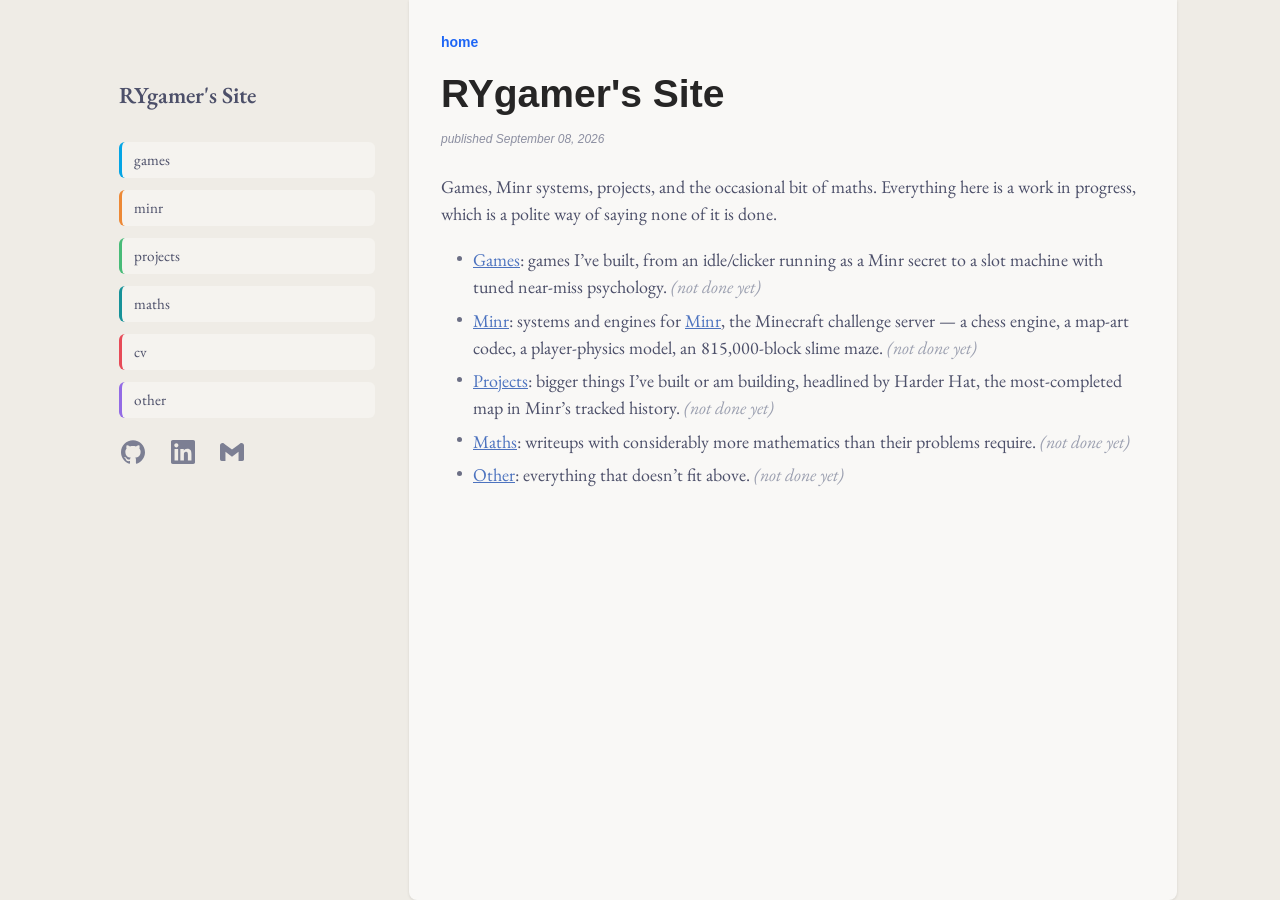
<file: index.html>
<!doctype html>
<html lang="en">
  <head>
    <meta charset="UTF-8" />
    <meta name="viewport" content="width=device-width, initial-scale=1.0" />
    <title>RYgamer's Site</title>
    <link rel="icon" href="data:image/svg+xml,%3Csvg xmlns='http://www.w3.org/2000/svg' viewBox='0 0 16 16'%3E%3Crect width='16' height='16' rx='3' fill='%234c4f69'/%3E%3Crect x='3' y='3' width='4.5' height='4.5' fill='%2304a5e5'/%3E%3Crect x='8.5' y='3' width='4.5' height='4.5' fill='%23f7f7f5'/%3E%3Crect x='3' y='8.5' width='4.5' height='4.5' fill='%23f7f7f5'/%3E%3Crect x='8.5' y='8.5' width='4.5' height='4.5' fill='%23ed8936'/%3E%3C/svg%3E" />
    <link rel="preconnect" href="https://fonts.googleapis.com" />
    <link rel="preconnect" href="https://fonts.gstatic.com" crossorigin />
    <link rel="stylesheet" href="https://fonts.googleapis.com/css2?family=EB+Garamond:ital,wght@0,400;0,500;0,600;0,700;1,400;1,500&display=swap" />
    <link rel="stylesheet" href="/site.css" />
  </head>

  <body>
    <div class="shell">
      <div class="side-rail">
        <div class="masthead"><a href="/">RYgamer's Site</a></div>
        <nav>
          <ul>
            <li><a href="/games/" class="pill" style="border-left: 3px solid var(--blue)">games</a></li>
            <li><a href="/minr/" class="pill" style="border-left: 3px solid var(--yellow)">minr</a></li>
            <li><a href="/projects/" class="pill" style="border-left: 3px solid var(--lime)">projects</a></li>
            <li><a href="/maths/" class="pill" style="border-left: 3px solid var(--teal)">maths</a></li>
            <li><a href="/portfolio/" class="pill" style="border-left: 3px solid var(--maroon)">cv</a></li>
            <li><a href="/other/" class="pill" style="border-left: 3px solid var(--purple)">other</a></li>
          </ul>
        </nav>
        <div class="elsewhere">
          <a href="https://github.com/rysanders18" aria-label="GitHub"><svg viewBox="0 0 24 24" role="img"><path d="M12 .297c-6.63 0-12 5.373-12 12 0 5.303 3.438 9.8 8.205 11.385.6.113.82-.258.82-.577 0-.285-.01-1.04-.015-2.04-3.338.724-4.042-1.61-4.042-1.61C4.422 18.07 3.633 17.7 3.633 17.7c-1.087-.744.084-.729.084-.729 1.205.084 1.838 1.236 1.838 1.236 1.07 1.835 2.809 1.305 3.495.998.108-.776.417-1.305.76-1.605-2.665-.3-5.466-1.332-5.466-5.93 0-1.31.465-2.38 1.235-3.22-.135-.303-.54-1.523.105-3.176 0 0 1.005-.322 3.3 1.23.96-.267 1.98-.399 3-.405 1.02.006 2.04.138 3 .405 2.28-1.552 3.285-1.23 3.285-1.23.645 1.653.24 2.873.12 3.176.765.84 1.23 1.91 1.23 3.22 0 4.61-2.805 5.625-5.475 5.92.42.36.81 1.096.81 2.22 0 1.606-.015 2.896-.015 3.286 0 .315.21.69.825.57C20.565 22.092 24 17.592 24 12.297c0-6.627-5.373-12-12-12"/></svg></a>
          <a href="https://www.linkedin.com/in/ryansanders18" aria-label="LinkedIn"><svg viewBox="0 0 24 24" role="img"><path d="M20.447 20.452h-3.554v-5.569c0-1.328-.027-3.037-1.852-3.037-1.853 0-2.136 1.445-2.136 2.939v5.667H9.351V9h3.414v1.561h.046c.477-.9 1.637-1.85 3.37-1.85 3.601 0 4.267 2.37 4.267 5.455v6.286zM5.337 7.433c-1.144 0-2.063-.926-2.063-2.065 0-1.138.92-2.063 2.063-2.063 1.14 0 2.064.925 2.064 2.063 0 1.139-.925 2.065-2.064 2.065zm1.782 13.019H3.555V9h3.564v11.452zM22.225 0H1.771C.792 0 0 .774 0 1.729v20.542C0 23.227.792 24 1.771 24h20.451C23.2 24 24 23.227 24 22.271V1.729C24 .774 23.2 0 22.222 0h.003z"/></svg></a>
          <a href="mailto:ryanpatrick535@gmail.com" aria-label="Email"><svg viewBox="0 0 24 24" role="img"><path d="M24 5.457v13.909c0 .904-.732 1.636-1.636 1.636h-3.819V11.73L12 16.64l-6.545-4.91v9.273H1.636A1.636 1.636 0 0 1 0 19.366V5.457c0-2.023 2.309-3.178 3.927-1.964L5.455 4.64 12 9.548l6.545-4.91 1.528-1.145C21.69 2.28 24 3.434 24 5.457z"/></svg></a>
        </div>
      </div>

      <div class="gap"></div>

      <main class="reading-panel">
        <header class="page-top">
          <div class="crumbs"><a href="/">home</a></div>
          <h1>RYgamer's Site</h1>
          <div class="dateline">published September 08, 2026</div>
        </header>
        <p>Games, Minr systems, projects, and the occasional bit of maths. Everything here is a work in progress, which is a polite way of saying none of it is done.</p>
        <ul>
          <li><a href="/games/">Games</a>: games I&rsquo;ve built, from an idle/clicker running as a Minr secret to a slot machine with tuned near-miss psychology. <span class="todo-tag">(not done yet)</span></li>
          <li><a href="/minr/">Minr</a>: systems and engines for <a href="https://forums.minr.org/">Minr</a>, the Minecraft challenge server &mdash; a chess engine, a map-art codec, a player-physics model, an 815,000-block slime maze. <span class="todo-tag">(not done yet)</span></li>
          <li><a href="/projects/">Projects</a>: bigger things I&rsquo;ve built or am building, headlined by Harder Hat, the most-completed map in Minr&rsquo;s tracked history. <span class="todo-tag">(not done yet)</span></li>
          <li><a href="/maths/">Maths</a>: writeups with considerably more mathematics than their problems require. <span class="todo-tag">(not done yet)</span></li>
          <li><a href="/other/">Other</a>: everything that doesn&rsquo;t fit above. <span class="todo-tag">(not done yet)</span></li>
        </ul>
      </main>

      <div class="gap right"></div>
      <div class="side-rail right"></div>
    </div>
  </body>
</html>
</file>
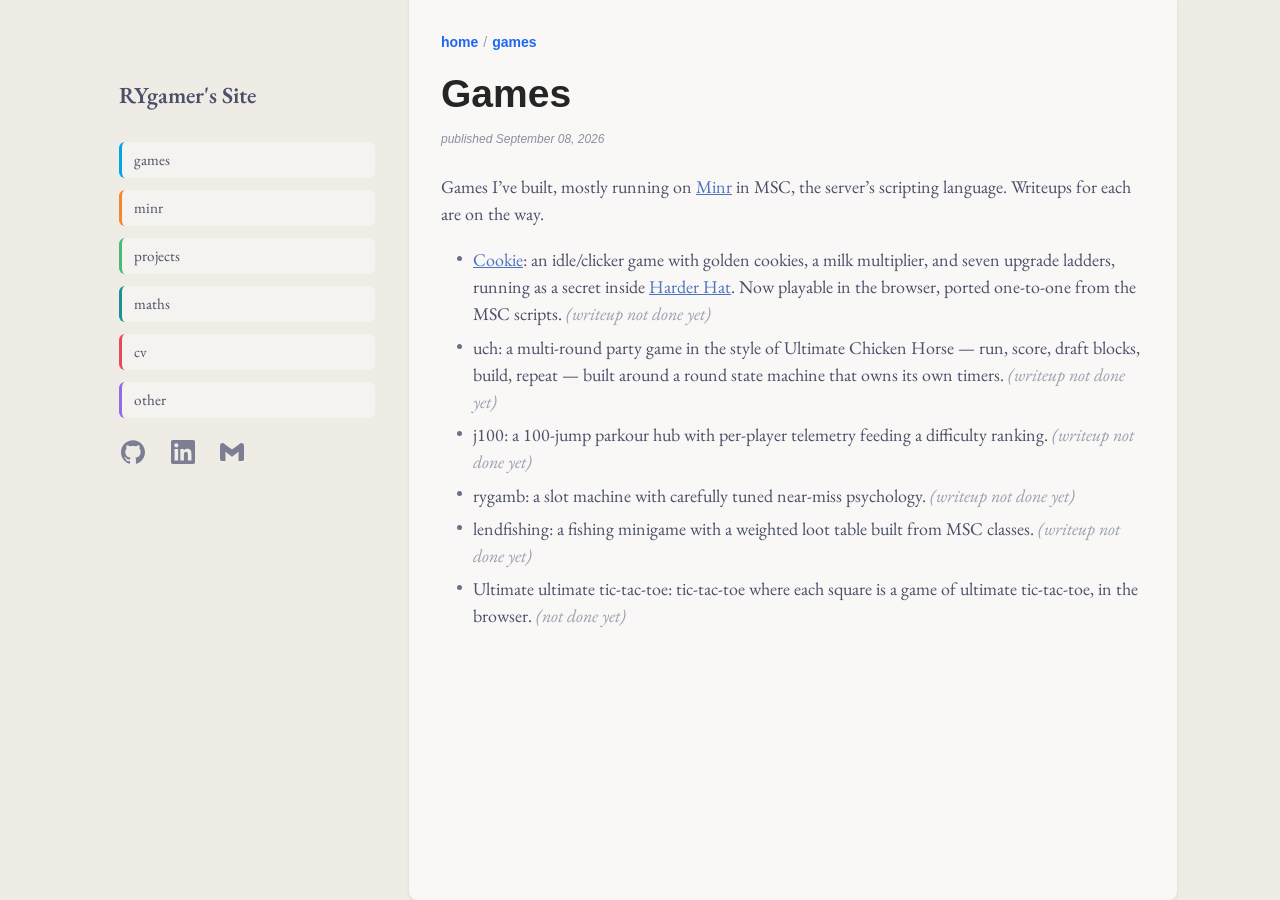
<file: games/index.html>
<!doctype html>
<html lang="en">
  <head>
    <meta charset="UTF-8" />
    <meta name="viewport" content="width=device-width, initial-scale=1.0" />
    <title>Games | RYgamer's Site</title>
    <link rel="icon" href="data:image/svg+xml,%3Csvg xmlns='http://www.w3.org/2000/svg' viewBox='0 0 16 16'%3E%3Crect width='16' height='16' rx='3' fill='%234c4f69'/%3E%3Crect x='3' y='3' width='4.5' height='4.5' fill='%2304a5e5'/%3E%3Crect x='8.5' y='3' width='4.5' height='4.5' fill='%23f7f7f5'/%3E%3Crect x='3' y='8.5' width='4.5' height='4.5' fill='%23f7f7f5'/%3E%3Crect x='8.5' y='8.5' width='4.5' height='4.5' fill='%23ed8936'/%3E%3C/svg%3E" />
    <link rel="preconnect" href="https://fonts.googleapis.com" />
    <link rel="preconnect" href="https://fonts.gstatic.com" crossorigin />
    <link rel="stylesheet" href="https://fonts.googleapis.com/css2?family=EB+Garamond:ital,wght@0,400;0,500;0,600;0,700;1,400;1,500&display=swap" />
    <link rel="stylesheet" href="/site.css" />
  </head>

  <body>
    <div class="shell">
      <div class="side-rail">
        <div class="masthead"><a href="/">RYgamer's Site</a></div>
        <nav>
          <ul>
            <li><a href="/games/" class="pill" style="border-left: 3px solid var(--blue)">games</a></li>
            <li><a href="/minr/" class="pill" style="border-left: 3px solid var(--yellow)">minr</a></li>
            <li><a href="/projects/" class="pill" style="border-left: 3px solid var(--lime)">projects</a></li>
            <li><a href="/maths/" class="pill" style="border-left: 3px solid var(--teal)">maths</a></li>
            <li><a href="/portfolio/" class="pill" style="border-left: 3px solid var(--maroon)">cv</a></li>
            <li><a href="/other/" class="pill" style="border-left: 3px solid var(--purple)">other</a></li>
          </ul>
        </nav>
        <div class="elsewhere">
          <a href="https://github.com/rysanders18" aria-label="GitHub"><svg viewBox="0 0 24 24" role="img"><path d="M12 .297c-6.63 0-12 5.373-12 12 0 5.303 3.438 9.8 8.205 11.385.6.113.82-.258.82-.577 0-.285-.01-1.04-.015-2.04-3.338.724-4.042-1.61-4.042-1.61C4.422 18.07 3.633 17.7 3.633 17.7c-1.087-.744.084-.729.084-.729 1.205.084 1.838 1.236 1.838 1.236 1.07 1.835 2.809 1.305 3.495.998.108-.776.417-1.305.76-1.605-2.665-.3-5.466-1.332-5.466-5.93 0-1.31.465-2.38 1.235-3.22-.135-.303-.54-1.523.105-3.176 0 0 1.005-.322 3.3 1.23.96-.267 1.98-.399 3-.405 1.02.006 2.04.138 3 .405 2.28-1.552 3.285-1.23 3.285-1.23.645 1.653.24 2.873.12 3.176.765.84 1.23 1.91 1.23 3.22 0 4.61-2.805 5.625-5.475 5.92.42.36.81 1.096.81 2.22 0 1.606-.015 2.896-.015 3.286 0 .315.21.69.825.57C20.565 22.092 24 17.592 24 12.297c0-6.627-5.373-12-12-12"/></svg></a>
          <a href="https://www.linkedin.com/in/ryansanders18" aria-label="LinkedIn"><svg viewBox="0 0 24 24" role="img"><path d="M20.447 20.452h-3.554v-5.569c0-1.328-.027-3.037-1.852-3.037-1.853 0-2.136 1.445-2.136 2.939v5.667H9.351V9h3.414v1.561h.046c.477-.9 1.637-1.85 3.37-1.85 3.601 0 4.267 2.37 4.267 5.455v6.286zM5.337 7.433c-1.144 0-2.063-.926-2.063-2.065 0-1.138.92-2.063 2.063-2.063 1.14 0 2.064.925 2.064 2.063 0 1.139-.925 2.065-2.064 2.065zm1.782 13.019H3.555V9h3.564v11.452zM22.225 0H1.771C.792 0 0 .774 0 1.729v20.542C0 23.227.792 24 1.771 24h20.451C23.2 24 24 23.227 24 22.271V1.729C24 .774 23.2 0 22.222 0h.003z"/></svg></a>
          <a href="mailto:ryanpatrick535@gmail.com" aria-label="Email"><svg viewBox="0 0 24 24" role="img"><path d="M24 5.457v13.909c0 .904-.732 1.636-1.636 1.636h-3.819V11.73L12 16.64l-6.545-4.91v9.273H1.636A1.636 1.636 0 0 1 0 19.366V5.457c0-2.023 2.309-3.178 3.927-1.964L5.455 4.64 12 9.548l6.545-4.91 1.528-1.145C21.69 2.28 24 3.434 24 5.457z"/></svg></a>
        </div>
      </div>

      <div class="gap"></div>

      <main class="reading-panel">
        <header class="page-top">
          <div class="crumbs"><a href="/">home</a><span class="sep">/</span><a href="/games/">games</a></div>
          <h1>Games</h1>
          <div class="dateline">published September 08, 2026</div>
        </header>
        <p>Games I&rsquo;ve built, mostly running on <a href="https://forums.minr.org/">Minr</a> in MSC, the server&rsquo;s scripting language. Writeups for each are on the way.</p>
        <ul>
          <li><a href="/games/cookie/">Cookie</a>: an idle/clicker game with golden cookies, a milk multiplier, and seven upgrade ladders, running as a secret inside <a href="/projects/">Harder Hat</a>. Now playable in the browser, ported one-to-one from the MSC scripts. <span class="todo-tag">(writeup not done yet)</span></li>
          <li>uch: a multi-round party game in the style of Ultimate Chicken Horse &mdash; run, score, draft blocks, build, repeat &mdash; built around a round state machine that owns its own timers. <span class="todo-tag">(writeup not done yet)</span></li>
          <li>j100: a 100-jump parkour hub with per-player telemetry feeding a difficulty ranking. <span class="todo-tag">(writeup not done yet)</span></li>
          <li>rygamb: a slot machine with carefully tuned near-miss psychology. <span class="todo-tag">(writeup not done yet)</span></li>
          <li>lendfishing: a fishing minigame with a weighted loot table built from MSC classes. <span class="todo-tag">(writeup not done yet)</span></li>
          <li>Ultimate ultimate tic-tac-toe: tic-tac-toe where each square is a game of ultimate tic-tac-toe, in the browser. <span class="todo-tag">(not done yet)</span></li>
        </ul>
      </main>

      <div class="gap right"></div>
      <div class="side-rail right"></div>
    </div>
  </body>
</html>
</file>
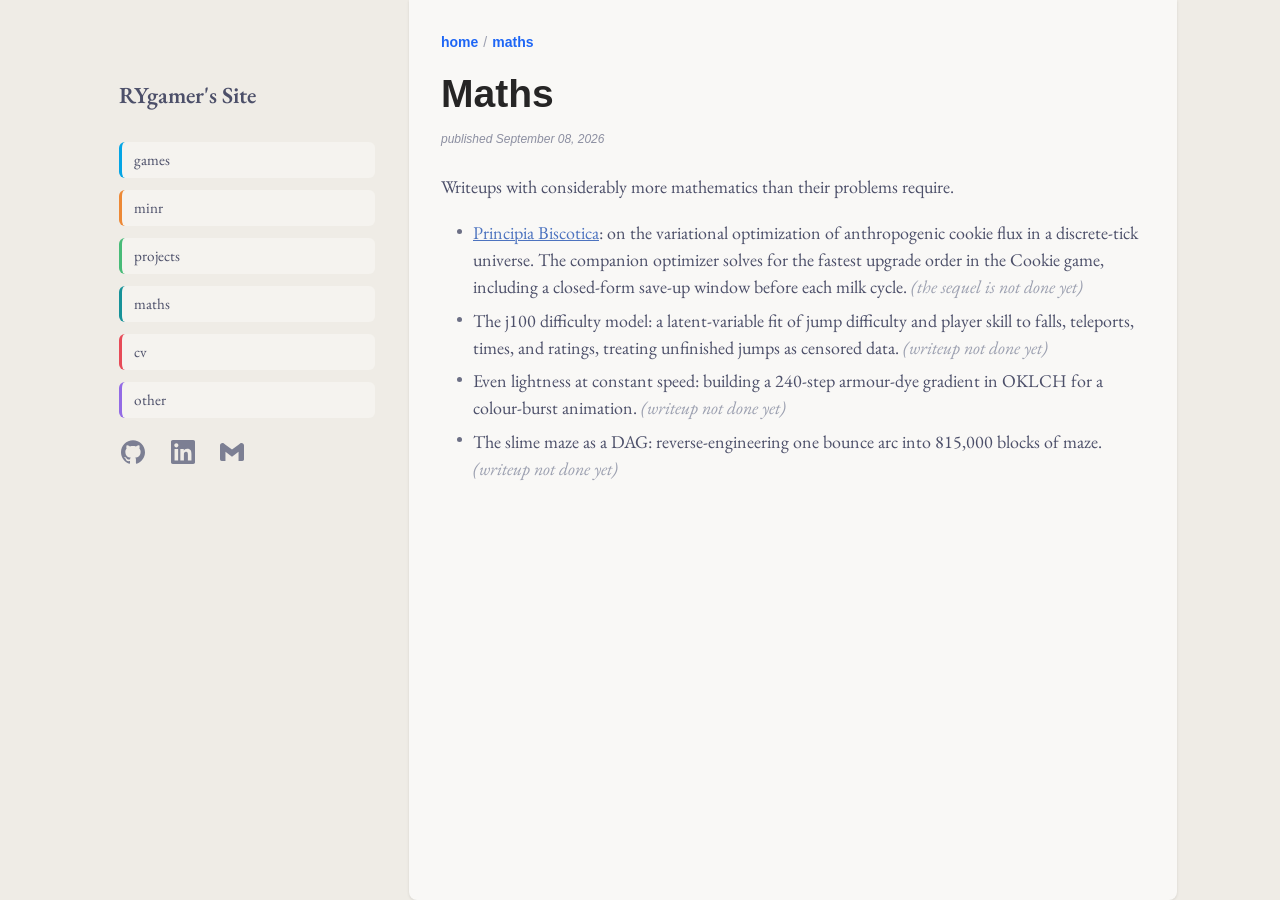
<file: maths/index.html>
<!doctype html>
<html lang="en">
  <head>
    <meta charset="UTF-8" />
    <meta name="viewport" content="width=device-width, initial-scale=1.0" />
    <title>Maths | RYgamer's Site</title>
    <link rel="icon" href="data:image/svg+xml,%3Csvg xmlns='http://www.w3.org/2000/svg' viewBox='0 0 16 16'%3E%3Crect width='16' height='16' rx='3' fill='%234c4f69'/%3E%3Crect x='3' y='3' width='4.5' height='4.5' fill='%2304a5e5'/%3E%3Crect x='8.5' y='3' width='4.5' height='4.5' fill='%23f7f7f5'/%3E%3Crect x='3' y='8.5' width='4.5' height='4.5' fill='%23f7f7f5'/%3E%3Crect x='8.5' y='8.5' width='4.5' height='4.5' fill='%23ed8936'/%3E%3C/svg%3E" />
    <link rel="preconnect" href="https://fonts.googleapis.com" />
    <link rel="preconnect" href="https://fonts.gstatic.com" crossorigin />
    <link rel="stylesheet" href="https://fonts.googleapis.com/css2?family=EB+Garamond:ital,wght@0,400;0,500;0,600;0,700;1,400;1,500&display=swap" />
    <link rel="stylesheet" href="/site.css" />
  </head>

  <body>
    <div class="shell">
      <div class="side-rail">
        <div class="masthead"><a href="/">RYgamer's Site</a></div>
        <nav>
          <ul>
            <li><a href="/games/" class="pill" style="border-left: 3px solid var(--blue)">games</a></li>
            <li><a href="/minr/" class="pill" style="border-left: 3px solid var(--yellow)">minr</a></li>
            <li><a href="/projects/" class="pill" style="border-left: 3px solid var(--lime)">projects</a></li>
            <li><a href="/maths/" class="pill" style="border-left: 3px solid var(--teal)">maths</a></li>
            <li><a href="/portfolio/" class="pill" style="border-left: 3px solid var(--maroon)">cv</a></li>
            <li><a href="/other/" class="pill" style="border-left: 3px solid var(--purple)">other</a></li>
          </ul>
        </nav>
        <div class="elsewhere">
          <a href="https://github.com/rysanders18" aria-label="GitHub"><svg viewBox="0 0 24 24" role="img"><path d="M12 .297c-6.63 0-12 5.373-12 12 0 5.303 3.438 9.8 8.205 11.385.6.113.82-.258.82-.577 0-.285-.01-1.04-.015-2.04-3.338.724-4.042-1.61-4.042-1.61C4.422 18.07 3.633 17.7 3.633 17.7c-1.087-.744.084-.729.084-.729 1.205.084 1.838 1.236 1.838 1.236 1.07 1.835 2.809 1.305 3.495.998.108-.776.417-1.305.76-1.605-2.665-.3-5.466-1.332-5.466-5.93 0-1.31.465-2.38 1.235-3.22-.135-.303-.54-1.523.105-3.176 0 0 1.005-.322 3.3 1.23.96-.267 1.98-.399 3-.405 1.02.006 2.04.138 3 .405 2.28-1.552 3.285-1.23 3.285-1.23.645 1.653.24 2.873.12 3.176.765.84 1.23 1.91 1.23 3.22 0 4.61-2.805 5.625-5.475 5.92.42.36.81 1.096.81 2.22 0 1.606-.015 2.896-.015 3.286 0 .315.21.69.825.57C20.565 22.092 24 17.592 24 12.297c0-6.627-5.373-12-12-12"/></svg></a>
          <a href="https://www.linkedin.com/in/ryansanders18" aria-label="LinkedIn"><svg viewBox="0 0 24 24" role="img"><path d="M20.447 20.452h-3.554v-5.569c0-1.328-.027-3.037-1.852-3.037-1.853 0-2.136 1.445-2.136 2.939v5.667H9.351V9h3.414v1.561h.046c.477-.9 1.637-1.85 3.37-1.85 3.601 0 4.267 2.37 4.267 5.455v6.286zM5.337 7.433c-1.144 0-2.063-.926-2.063-2.065 0-1.138.92-2.063 2.063-2.063 1.14 0 2.064.925 2.064 2.063 0 1.139-.925 2.065-2.064 2.065zm1.782 13.019H3.555V9h3.564v11.452zM22.225 0H1.771C.792 0 0 .774 0 1.729v20.542C0 23.227.792 24 1.771 24h20.451C23.2 24 24 23.227 24 22.271V1.729C24 .774 23.2 0 22.222 0h.003z"/></svg></a>
          <a href="mailto:ryanpatrick535@gmail.com" aria-label="Email"><svg viewBox="0 0 24 24" role="img"><path d="M24 5.457v13.909c0 .904-.732 1.636-1.636 1.636h-3.819V11.73L12 16.64l-6.545-4.91v9.273H1.636A1.636 1.636 0 0 1 0 19.366V5.457c0-2.023 2.309-3.178 3.927-1.964L5.455 4.64 12 9.548l6.545-4.91 1.528-1.145C21.69 2.28 24 3.434 24 5.457z"/></svg></a>
        </div>
      </div>

      <div class="gap"></div>

      <main class="reading-panel">
        <header class="page-top">
          <div class="crumbs"><a href="/">home</a><span class="sep">/</span><a href="/maths/">maths</a></div>
          <h1>Maths</h1>
          <div class="dateline">published September 08, 2026</div>
        </header>
        <p>Writeups with considerably more mathematics than their problems require.</p>
        <ul>
          <li><a href="/principia-biscotica/">Principia Biscotica</a>: on the variational optimization of anthropogenic cookie flux in a discrete-tick universe. The companion optimizer solves for the fastest upgrade order in the Cookie game, including a closed-form save-up window before each milk cycle. <span class="todo-tag">(the sequel is not done yet)</span></li>
          <li>The j100 difficulty model: a latent-variable fit of jump difficulty and player skill to falls, teleports, times, and ratings, treating unfinished jumps as censored data. <span class="todo-tag">(writeup not done yet)</span></li>
          <li>Even lightness at constant speed: building a 240-step armour-dye gradient in OKLCH for a colour-burst animation. <span class="todo-tag">(writeup not done yet)</span></li>
          <li>The slime maze as a DAG: reverse-engineering one bounce arc into 815,000 blocks of maze. <span class="todo-tag">(writeup not done yet)</span></li>
        </ul>
      </main>

      <div class="gap right"></div>
      <div class="side-rail right"></div>
    </div>
  </body>
</html>
</file>
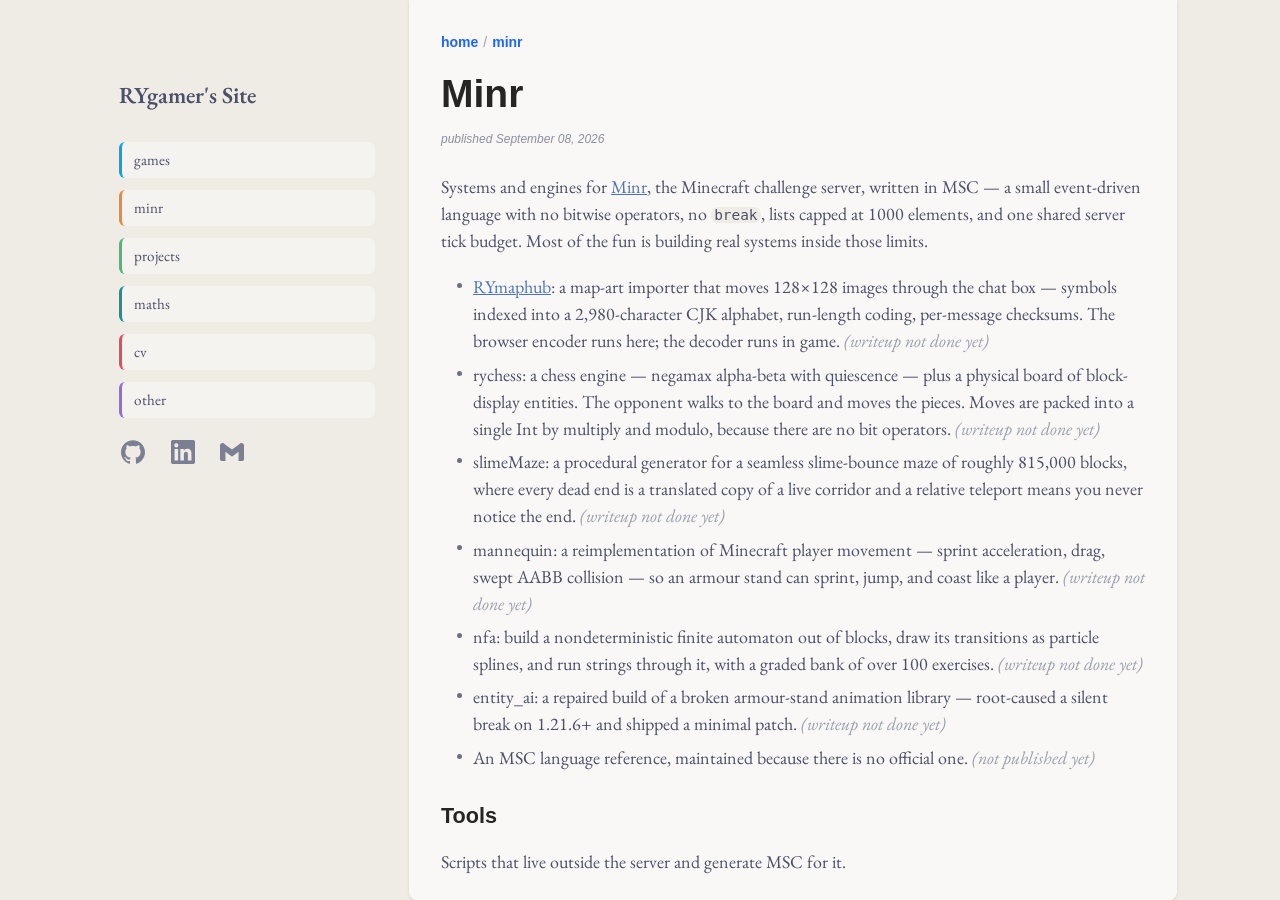
<file: minr/index.html>
<!doctype html>
<html lang="en">
  <head>
    <meta charset="UTF-8" />
    <meta name="viewport" content="width=device-width, initial-scale=1.0" />
    <title>Minr | RYgamer's Site</title>
    <link rel="icon" href="data:image/svg+xml,%3Csvg xmlns='http://www.w3.org/2000/svg' viewBox='0 0 16 16'%3E%3Crect width='16' height='16' rx='3' fill='%234c4f69'/%3E%3Crect x='3' y='3' width='4.5' height='4.5' fill='%2304a5e5'/%3E%3Crect x='8.5' y='3' width='4.5' height='4.5' fill='%23f7f7f5'/%3E%3Crect x='3' y='8.5' width='4.5' height='4.5' fill='%23f7f7f5'/%3E%3Crect x='8.5' y='8.5' width='4.5' height='4.5' fill='%23ed8936'/%3E%3C/svg%3E" />
    <link rel="preconnect" href="https://fonts.googleapis.com" />
    <link rel="preconnect" href="https://fonts.gstatic.com" crossorigin />
    <link rel="stylesheet" href="https://fonts.googleapis.com/css2?family=EB+Garamond:ital,wght@0,400;0,500;0,600;0,700;1,400;1,500&display=swap" />
    <link rel="stylesheet" href="/site.css" />
  </head>

  <body>
    <div class="shell">
      <div class="side-rail">
        <div class="masthead"><a href="/">RYgamer's Site</a></div>
        <nav>
          <ul>
            <li><a href="/games/" class="pill" style="border-left: 3px solid var(--blue)">games</a></li>
            <li><a href="/minr/" class="pill" style="border-left: 3px solid var(--yellow)">minr</a></li>
            <li><a href="/projects/" class="pill" style="border-left: 3px solid var(--lime)">projects</a></li>
            <li><a href="/maths/" class="pill" style="border-left: 3px solid var(--teal)">maths</a></li>
            <li><a href="/portfolio/" class="pill" style="border-left: 3px solid var(--maroon)">cv</a></li>
            <li><a href="/other/" class="pill" style="border-left: 3px solid var(--purple)">other</a></li>
          </ul>
        </nav>
        <div class="elsewhere">
          <a href="https://github.com/rysanders18" aria-label="GitHub"><svg viewBox="0 0 24 24" role="img"><path d="M12 .297c-6.63 0-12 5.373-12 12 0 5.303 3.438 9.8 8.205 11.385.6.113.82-.258.82-.577 0-.285-.01-1.04-.015-2.04-3.338.724-4.042-1.61-4.042-1.61C4.422 18.07 3.633 17.7 3.633 17.7c-1.087-.744.084-.729.084-.729 1.205.084 1.838 1.236 1.838 1.236 1.07 1.835 2.809 1.305 3.495.998.108-.776.417-1.305.76-1.605-2.665-.3-5.466-1.332-5.466-5.93 0-1.31.465-2.38 1.235-3.22-.135-.303-.54-1.523.105-3.176 0 0 1.005-.322 3.3 1.23.96-.267 1.98-.399 3-.405 1.02.006 2.04.138 3 .405 2.28-1.552 3.285-1.23 3.285-1.23.645 1.653.24 2.873.12 3.176.765.84 1.23 1.91 1.23 3.22 0 4.61-2.805 5.625-5.475 5.92.42.36.81 1.096.81 2.22 0 1.606-.015 2.896-.015 3.286 0 .315.21.69.825.57C20.565 22.092 24 17.592 24 12.297c0-6.627-5.373-12-12-12"/></svg></a>
          <a href="https://www.linkedin.com/in/ryansanders18" aria-label="LinkedIn"><svg viewBox="0 0 24 24" role="img"><path d="M20.447 20.452h-3.554v-5.569c0-1.328-.027-3.037-1.852-3.037-1.853 0-2.136 1.445-2.136 2.939v5.667H9.351V9h3.414v1.561h.046c.477-.9 1.637-1.85 3.37-1.85 3.601 0 4.267 2.37 4.267 5.455v6.286zM5.337 7.433c-1.144 0-2.063-.926-2.063-2.065 0-1.138.92-2.063 2.063-2.063 1.14 0 2.064.925 2.064 2.063 0 1.139-.925 2.065-2.064 2.065zm1.782 13.019H3.555V9h3.564v11.452zM22.225 0H1.771C.792 0 0 .774 0 1.729v20.542C0 23.227.792 24 1.771 24h20.451C23.2 24 24 23.227 24 22.271V1.729C24 .774 23.2 0 22.222 0h.003z"/></svg></a>
          <a href="mailto:ryanpatrick535@gmail.com" aria-label="Email"><svg viewBox="0 0 24 24" role="img"><path d="M24 5.457v13.909c0 .904-.732 1.636-1.636 1.636h-3.819V11.73L12 16.64l-6.545-4.91v9.273H1.636A1.636 1.636 0 0 1 0 19.366V5.457c0-2.023 2.309-3.178 3.927-1.964L5.455 4.64 12 9.548l6.545-4.91 1.528-1.145C21.69 2.28 24 3.434 24 5.457z"/></svg></a>
        </div>
      </div>

      <div class="gap"></div>

      <main class="reading-panel">
        <header class="page-top">
          <div class="crumbs"><a href="/">home</a><span class="sep">/</span><a href="/minr/">minr</a></div>
          <h1>Minr</h1>
          <div class="dateline">published September 08, 2026</div>
        </header>
        <p>Systems and engines for <a href="https://forums.minr.org/">Minr</a>, the Minecraft challenge server, written in MSC &mdash; a small event-driven language with no bitwise operators, no <code>break</code>, lists capped at 1000 elements, and one shared server tick budget. Most of the fun is building real systems inside those limits.</p>
        <ul>
          <li><a href="/rymaphub/">RYmaphub</a>: a map-art importer that moves 128&times;128 images through the chat box &mdash; symbols indexed into a 2,980-character CJK alphabet, run-length coding, per-message checksums. The browser encoder runs here; the decoder runs in game. <span class="todo-tag">(writeup not done yet)</span></li>
          <li>rychess: a chess engine &mdash; negamax alpha-beta with quiescence &mdash; plus a physical board of block-display entities. The opponent walks to the board and moves the pieces. Moves are packed into a single Int by multiply and modulo, because there are no bit operators. <span class="todo-tag">(writeup not done yet)</span></li>
          <li>slimeMaze: a procedural generator for a seamless slime-bounce maze of roughly 815,000 blocks, where every dead end is a translated copy of a live corridor and a relative teleport means you never notice the end. <span class="todo-tag">(writeup not done yet)</span></li>
          <li>mannequin: a reimplementation of Minecraft player movement &mdash; sprint acceleration, drag, swept AABB collision &mdash; so an armour stand can sprint, jump, and coast like a player. <span class="todo-tag">(writeup not done yet)</span></li>
          <li>nfa: build a nondeterministic finite automaton out of blocks, draw its transitions as particle splines, and run strings through it, with a graded bank of over 100 exercises. <span class="todo-tag">(writeup not done yet)</span></li>
          <li>entity_ai: a repaired build of a broken armour-stand animation library &mdash; root-caused a silent break on 1.21.6+ and shipped a minimal patch. <span class="todo-tag">(writeup not done yet)</span></li>
          <li>An MSC language reference, maintained because there is no official one. <span class="todo-tag">(not published yet)</span></li>
        </ul>
        <h2 id="tools">Tools</h2>
        <p>Scripts that live outside the server and generate MSC for it.</p>
        <ul>
          <li><a href="https://github.com/rysanders18/Minr-Scrips/blob/main/tools/nbs-to-msc.py">nbs-to-msc</a>: a Note Block Studio to MSC compiler. The obvious approach &mdash; one <code>/playsound</code> line per note &mdash; blows past the paste size limit on any real song, so instead the song is packed into parallel instrument, volume, pitch, and panning arrays and replayed by a single <code>@for</code> loop, with multi-tick rests folded into one entry. Per-note cost drops from about 140 characters to about 25. Handles stereo panning via block offsets and chunks songs to respect the 1000-element list cap. Used for the music in Harder Hat. <span class="todo-tag">(writeup not done yet)</span></li>
        </ul>
      </main>

      <div class="gap right"></div>
      <div class="side-rail right"></div>
    </div>
  </body>
</html>
</file>
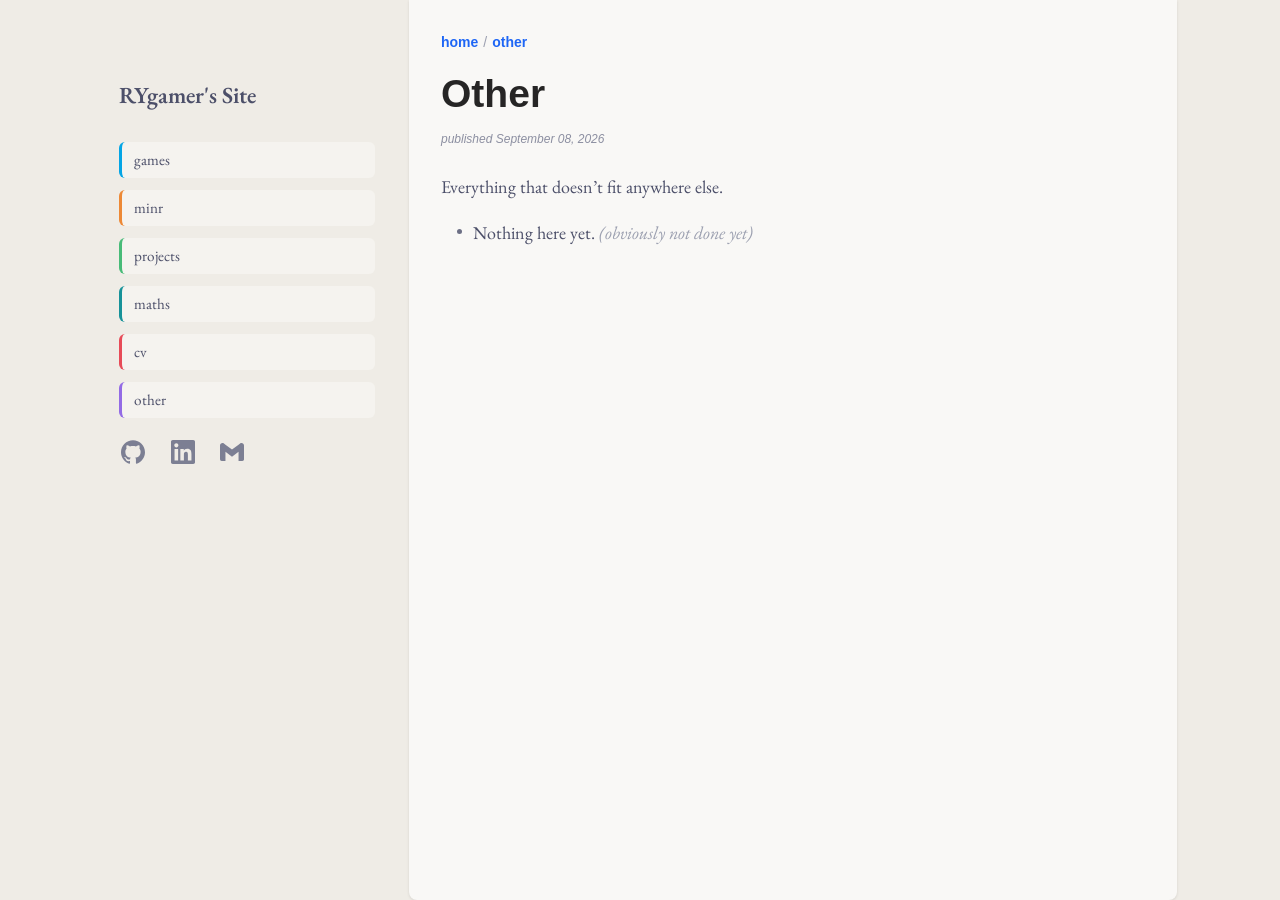
<file: other/index.html>
<!doctype html>
<html lang="en">
  <head>
    <meta charset="UTF-8" />
    <meta name="viewport" content="width=device-width, initial-scale=1.0" />
    <title>Other | RYgamer's Site</title>
    <link rel="icon" href="data:image/svg+xml,%3Csvg xmlns='http://www.w3.org/2000/svg' viewBox='0 0 16 16'%3E%3Crect width='16' height='16' rx='3' fill='%234c4f69'/%3E%3Crect x='3' y='3' width='4.5' height='4.5' fill='%2304a5e5'/%3E%3Crect x='8.5' y='3' width='4.5' height='4.5' fill='%23f7f7f5'/%3E%3Crect x='3' y='8.5' width='4.5' height='4.5' fill='%23f7f7f5'/%3E%3Crect x='8.5' y='8.5' width='4.5' height='4.5' fill='%23ed8936'/%3E%3C/svg%3E" />
    <link rel="preconnect" href="https://fonts.googleapis.com" />
    <link rel="preconnect" href="https://fonts.gstatic.com" crossorigin />
    <link rel="stylesheet" href="https://fonts.googleapis.com/css2?family=EB+Garamond:ital,wght@0,400;0,500;0,600;0,700;1,400;1,500&display=swap" />
    <link rel="stylesheet" href="/site.css" />
  </head>

  <body>
    <div class="shell">
      <div class="side-rail">
        <div class="masthead"><a href="/">RYgamer's Site</a></div>
        <nav>
          <ul>
            <li><a href="/games/" class="pill" style="border-left: 3px solid var(--blue)">games</a></li>
            <li><a href="/minr/" class="pill" style="border-left: 3px solid var(--yellow)">minr</a></li>
            <li><a href="/projects/" class="pill" style="border-left: 3px solid var(--lime)">projects</a></li>
            <li><a href="/maths/" class="pill" style="border-left: 3px solid var(--teal)">maths</a></li>
            <li><a href="/portfolio/" class="pill" style="border-left: 3px solid var(--maroon)">cv</a></li>
            <li><a href="/other/" class="pill" style="border-left: 3px solid var(--purple)">other</a></li>
          </ul>
        </nav>
        <div class="elsewhere">
          <a href="https://github.com/rysanders18" aria-label="GitHub"><svg viewBox="0 0 24 24" role="img"><path d="M12 .297c-6.63 0-12 5.373-12 12 0 5.303 3.438 9.8 8.205 11.385.6.113.82-.258.82-.577 0-.285-.01-1.04-.015-2.04-3.338.724-4.042-1.61-4.042-1.61C4.422 18.07 3.633 17.7 3.633 17.7c-1.087-.744.084-.729.084-.729 1.205.084 1.838 1.236 1.838 1.236 1.07 1.835 2.809 1.305 3.495.998.108-.776.417-1.305.76-1.605-2.665-.3-5.466-1.332-5.466-5.93 0-1.31.465-2.38 1.235-3.22-.135-.303-.54-1.523.105-3.176 0 0 1.005-.322 3.3 1.23.96-.267 1.98-.399 3-.405 1.02.006 2.04.138 3 .405 2.28-1.552 3.285-1.23 3.285-1.23.645 1.653.24 2.873.12 3.176.765.84 1.23 1.91 1.23 3.22 0 4.61-2.805 5.625-5.475 5.92.42.36.81 1.096.81 2.22 0 1.606-.015 2.896-.015 3.286 0 .315.21.69.825.57C20.565 22.092 24 17.592 24 12.297c0-6.627-5.373-12-12-12"/></svg></a>
          <a href="https://www.linkedin.com/in/ryansanders18" aria-label="LinkedIn"><svg viewBox="0 0 24 24" role="img"><path d="M20.447 20.452h-3.554v-5.569c0-1.328-.027-3.037-1.852-3.037-1.853 0-2.136 1.445-2.136 2.939v5.667H9.351V9h3.414v1.561h.046c.477-.9 1.637-1.85 3.37-1.85 3.601 0 4.267 2.37 4.267 5.455v6.286zM5.337 7.433c-1.144 0-2.063-.926-2.063-2.065 0-1.138.92-2.063 2.063-2.063 1.14 0 2.064.925 2.064 2.063 0 1.139-.925 2.065-2.064 2.065zm1.782 13.019H3.555V9h3.564v11.452zM22.225 0H1.771C.792 0 0 .774 0 1.729v20.542C0 23.227.792 24 1.771 24h20.451C23.2 24 24 23.227 24 22.271V1.729C24 .774 23.2 0 22.222 0h.003z"/></svg></a>
          <a href="mailto:ryanpatrick535@gmail.com" aria-label="Email"><svg viewBox="0 0 24 24" role="img"><path d="M24 5.457v13.909c0 .904-.732 1.636-1.636 1.636h-3.819V11.73L12 16.64l-6.545-4.91v9.273H1.636A1.636 1.636 0 0 1 0 19.366V5.457c0-2.023 2.309-3.178 3.927-1.964L5.455 4.64 12 9.548l6.545-4.91 1.528-1.145C21.69 2.28 24 3.434 24 5.457z"/></svg></a>
        </div>
      </div>

      <div class="gap"></div>

      <main class="reading-panel">
        <header class="page-top">
          <div class="crumbs"><a href="/">home</a><span class="sep">/</span><a href="/other/">other</a></div>
          <h1>Other</h1>
          <div class="dateline">published September 08, 2026</div>
        </header>
        <p>Everything that doesn&rsquo;t fit anywhere else.</p>
        <ul>
          <li>Nothing here yet. <span class="todo-tag">(obviously not done yet)</span></li>
        </ul>
      </main>

      <div class="gap right"></div>
      <div class="side-rail right"></div>
    </div>
  </body>
</html>
</file>
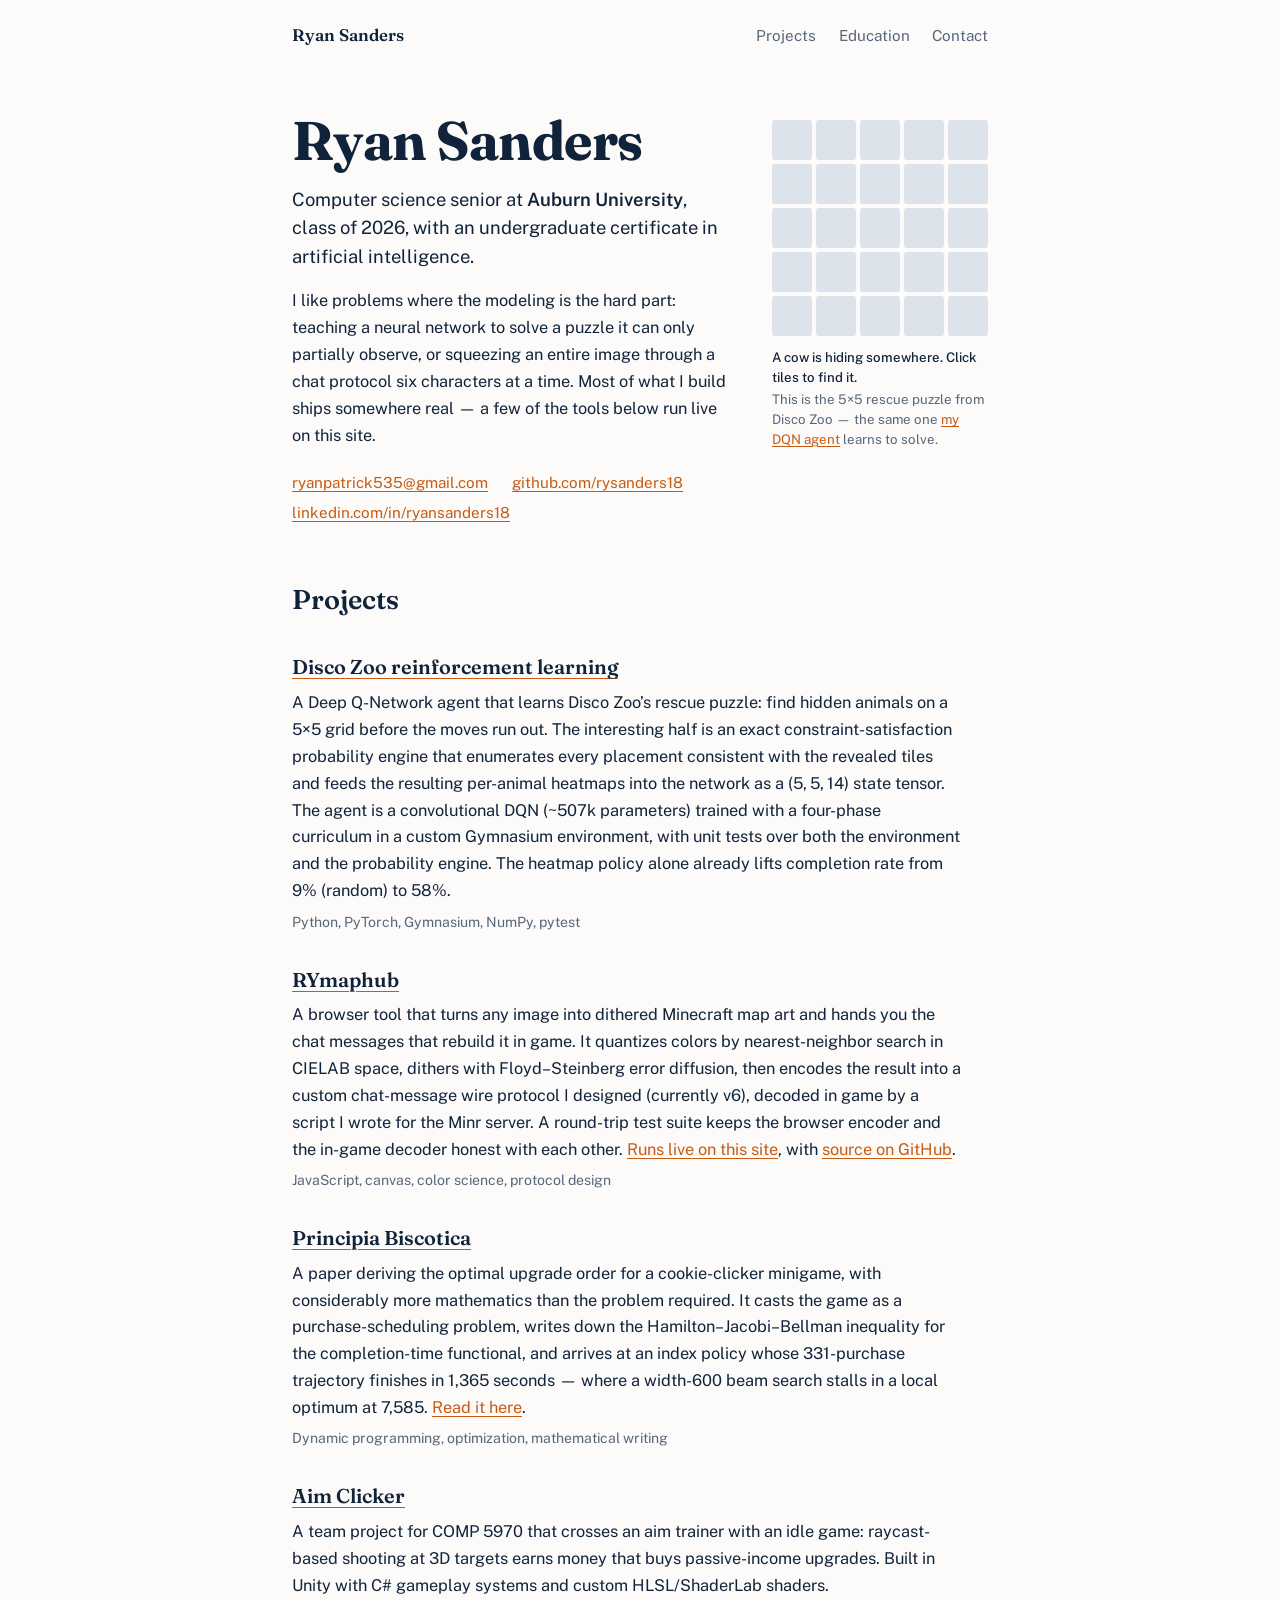
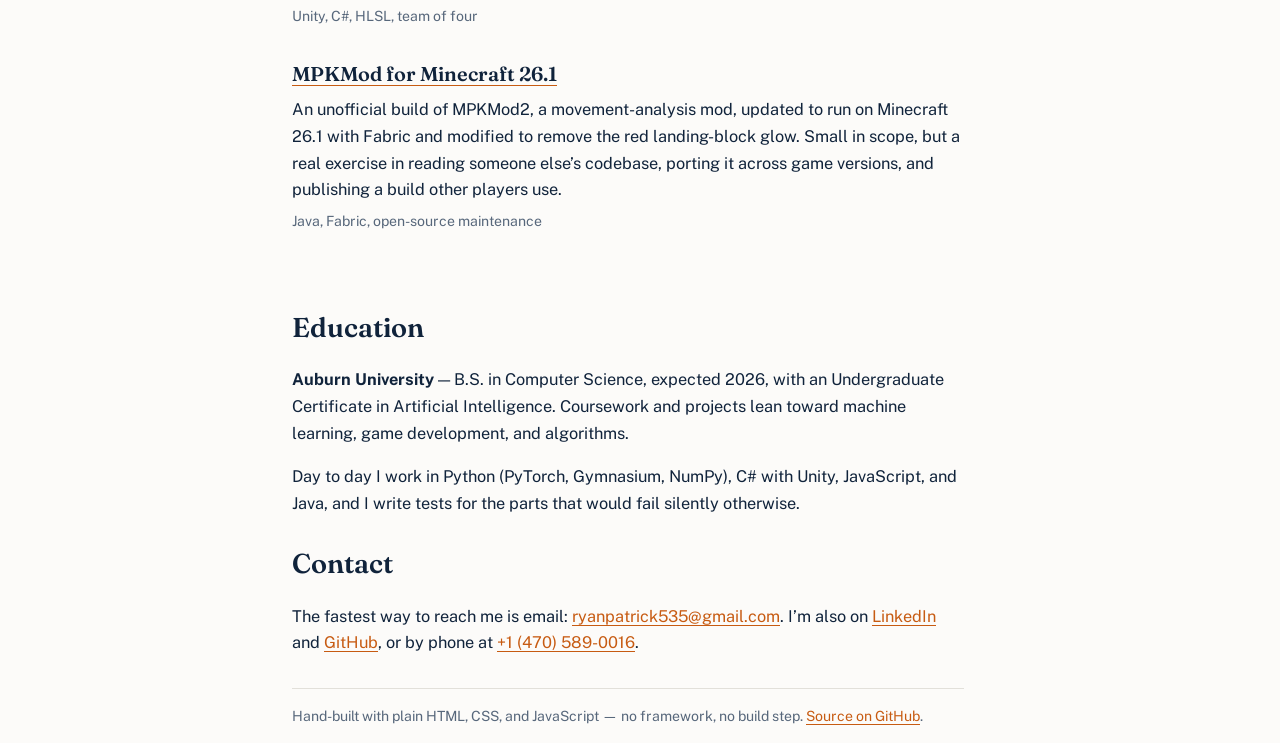
<file: portfolio/index.html>
<!doctype html>
<html lang="en">
  <head>
    <meta charset="UTF-8" />
    <meta name="viewport" content="width=device-width, initial-scale=1.0" />
    <title>Ryan Sanders</title>
    <meta
      name="description"
      content="Ryan Sanders is a computer science senior at Auburn University (class of 2026) building reinforcement-learning agents, game systems, and browser tools. Portfolio, projects, and contact."
    />
    <meta property="og:title" content="Ryan Sanders" />
    <meta
      property="og:description"
      content="Computer science senior at Auburn University building reinforcement-learning agents, game systems, and browser tools."
    />
    <meta property="og:type" content="website" />
    <meta property="og:url" content="https://rysanders18.github.io/portfolio/" />
    <link rel="canonical" href="https://rysanders18.github.io/portfolio/" />
    <link
      rel="icon"
      href="data:image/svg+xml,%3Csvg xmlns='http://www.w3.org/2000/svg' viewBox='0 0 16 16'%3E%3Crect width='16' height='16' rx='3' fill='%2310233B'/%3E%3Crect x='3' y='3' width='4.5' height='4.5' fill='%23E87722'/%3E%3Crect x='8.5' y='3' width='4.5' height='4.5' fill='%23DCE3EC'/%3E%3Crect x='3' y='8.5' width='4.5' height='4.5' fill='%23DCE3EC'/%3E%3Crect x='8.5' y='8.5' width='4.5' height='4.5' fill='%23E87722'/%3E%3C/svg%3E"
    />
    <link rel="preconnect" href="https://fonts.googleapis.com" />
    <link rel="preconnect" href="https://fonts.gstatic.com" crossorigin />
    <link
      rel="stylesheet"
      href="https://fonts.googleapis.com/css2?family=Fraunces:opsz,wght@9..144,450;9..144,600;9..144,700&family=Public+Sans:ital,wght@0,400;0,500;0,600;1,400&display=swap"
    />
    <link rel="stylesheet" href="/portfolio.css" />
    <script type="application/ld+json">
      {
        "@context": "https://schema.org",
        "@type": "Person",
        "name": "Ryan Sanders",
        "url": "https://rysanders18.github.io/",
        "email": "mailto:ryanpatrick535@gmail.com",
        "sameAs": [
          "https://github.com/rysanders18",
          "https://www.linkedin.com/in/ryansanders18"
        ],
        "alumniOf": {
          "@type": "CollegeOrUniversity",
          "name": "Auburn University"
        }
      }
    </script>
  </head>
  <body>
    <a class="skip-link" href="#projects">Skip to projects</a>

    <header class="top">
      <span class="wordmark">Ryan Sanders</span>
      <nav aria-label="Site">
        <a href="#projects">Projects</a>
        <a href="#education">Education</a>
        <a href="#contact">Contact</a>
      </nav>
    </header>

    <main>
      <section class="hero">
        <div class="hero-text">
          <h1>Ryan Sanders</h1>
          <p class="lede">
            Computer science senior at
            <span class="auburn">Auburn University</span>, class of 2026, with
            an undergraduate certificate in artificial intelligence.
          </p>
          <p>
            I like problems where the modeling is the hard part: teaching a
            neural network to solve a puzzle it can only partially observe, or
            squeezing an entire image through a chat protocol six characters at
            a time. Most of what I build ships somewhere real&nbsp;&mdash; a few
            of the tools below run live on this site.
          </p>
          <ul class="id-links">
            <li><a href="mailto:ryanpatrick535@gmail.com">ryanpatrick535@gmail.com</a></li>
            <li><a href="https://github.com/rysanders18">github.com/rysanders18</a></li>
            <li><a href="https://www.linkedin.com/in/ryansanders18">linkedin.com/in/ryansanders18</a></li>
          </ul>
        </div>

        <figure class="puzzle" aria-label="Playable five by five rescue puzzle">
          <div
            id="puzzle-grid"
            class="puzzle-grid"
            role="grid"
            aria-label="Puzzle grid. Click tiles to search for the hidden pattern."
          ></div>
          <figcaption>
            <span id="puzzle-status">Click tiles to find the hidden animal.</span>
            This is the 5&times;5 rescue puzzle from Disco Zoo&nbsp;&mdash; the
            same one <a href="#project-disco-zoo">my DQN agent</a> learns to
            solve.
          </figcaption>
        </figure>
      </section>

      <section id="projects" class="section">
        <h2>Projects</h2>

        <article class="project" id="project-disco-zoo">
          <h3>
            <a href="https://github.com/rysanders18/disco-zoo-rl">Disco Zoo reinforcement learning</a>
          </h3>
          <p>
            A Deep Q-Network agent that learns Disco Zoo&rsquo;s rescue puzzle:
            find hidden animals on a 5&times;5 grid before the moves run out.
            The interesting half is an exact constraint-satisfaction probability
            engine that enumerates every placement consistent with the revealed
            tiles and feeds the resulting per-animal heatmaps into the network
            as a (5,&thinsp;5,&thinsp;14) state tensor. The agent is a
            convolutional DQN (~507k parameters) trained with a four-phase
            curriculum in a custom Gymnasium environment, with unit tests over
            both the environment and the probability engine. The heatmap policy
            alone already lifts completion rate from 9% (random) to 58%.
          </p>
          <p class="project-meta">Python, PyTorch, Gymnasium, NumPy, pytest</p>
        </article>

        <article class="project">
          <h3><a href="/rymaphub/">RYmaphub</a></h3>
          <p>
            A browser tool that turns any image into dithered Minecraft map art
            and hands you the chat messages that rebuild it in game. It
            quantizes colors by nearest-neighbor search in CIELAB space,
            dithers with Floyd&ndash;Steinberg error diffusion, then encodes the
            result into a custom chat-message wire protocol I designed
            (currently v6), decoded in game by a script I wrote for the Minr
            server. A round-trip test suite keeps the browser encoder and the
            in-game decoder honest with each other.
            <a href="/rymaphub/">Runs live on this site</a>, with
            <a href="https://github.com/rysanders18/rysanders18.github.io">source on GitHub</a>.
          </p>
          <p class="project-meta">JavaScript, canvas, color science, protocol design</p>
        </article>

        <article class="project">
          <h3><a href="/principia-biscotica/">Principia Biscotica</a></h3>
          <p>
            A paper deriving the optimal upgrade order for a cookie-clicker
            minigame, with considerably more mathematics than the problem
            required. It casts the game as a purchase-scheduling problem,
            writes down the Hamilton&ndash;Jacobi&ndash;Bellman inequality for
            the completion-time functional, and arrives at an index policy
            whose 331-purchase trajectory finishes in 1,365 seconds&nbsp;&mdash;
            where a width-600 beam search stalls in a local optimum at 7,585.
            <a href="/principia-biscotica/">Read it here</a>.
          </p>
          <p class="project-meta">Dynamic programming, optimization, mathematical writing</p>
        </article>

        <article class="project">
          <h3><a href="https://github.com/rysanders18/Aim-Clicker">Aim Clicker</a></h3>
          <p>
            A team project for COMP 5970 that crosses an aim trainer with an
            idle game: raycast-based shooting at 3D targets earns money that
            buys passive-income upgrades. Built in Unity with C# gameplay
            systems and custom HLSL/ShaderLab shaders.
          </p>
          <p class="project-meta">Unity, C#, HLSL, team of four</p>
        </article>

        <article class="project">
          <h3>
            <a href="https://github.com/rysanders18/MPKMod-26.1-NoRedGlow">MPKMod for Minecraft 26.1</a>
          </h3>
          <p>
            An unofficial build of MPKMod2, a movement-analysis mod, updated to
            run on Minecraft 26.1 with Fabric and modified to remove the red
            landing-block glow. Small in scope, but a real exercise in reading
            someone else&rsquo;s codebase, porting it across game versions, and
            publishing a build other players use.
          </p>
          <p class="project-meta">Java, Fabric, open-source maintenance</p>
        </article>
      </section>

      <section id="education" class="section">
        <h2>Education</h2>
        <p>
          <strong>Auburn University</strong> &mdash; B.S. in Computer Science,
          expected 2026, with an Undergraduate Certificate in Artificial
          Intelligence. Coursework and projects lean toward machine learning,
          game development, and algorithms.
        </p>
        <p>
          Day to day I work in Python (PyTorch, Gymnasium, NumPy), C# with
          Unity, JavaScript, and Java, and I write tests for the parts that
          would fail silently otherwise.
        </p>
      </section>
    </main>

    <footer id="contact">
      <h2>Contact</h2>
      <p>
        The fastest way to reach me is email:
        <a href="mailto:ryanpatrick535@gmail.com">ryanpatrick535@gmail.com</a>.
        I&rsquo;m also on
        <a href="https://www.linkedin.com/in/ryansanders18">LinkedIn</a> and
        <a href="https://github.com/rysanders18">GitHub</a>, or by phone at
        <a href="tel:+14705890016">+1 (470) 589-0016</a>.
      </p>
      <p class="colophon">
        Hand-built with plain HTML, CSS, and JavaScript&nbsp;&mdash; no
        framework, no build step.
        <a href="https://github.com/rysanders18/rysanders18.github.io">Source on GitHub</a>.
      </p>
    </footer>

    <script src="/puzzle.js" defer></script>
  </body>
</html>
</file>
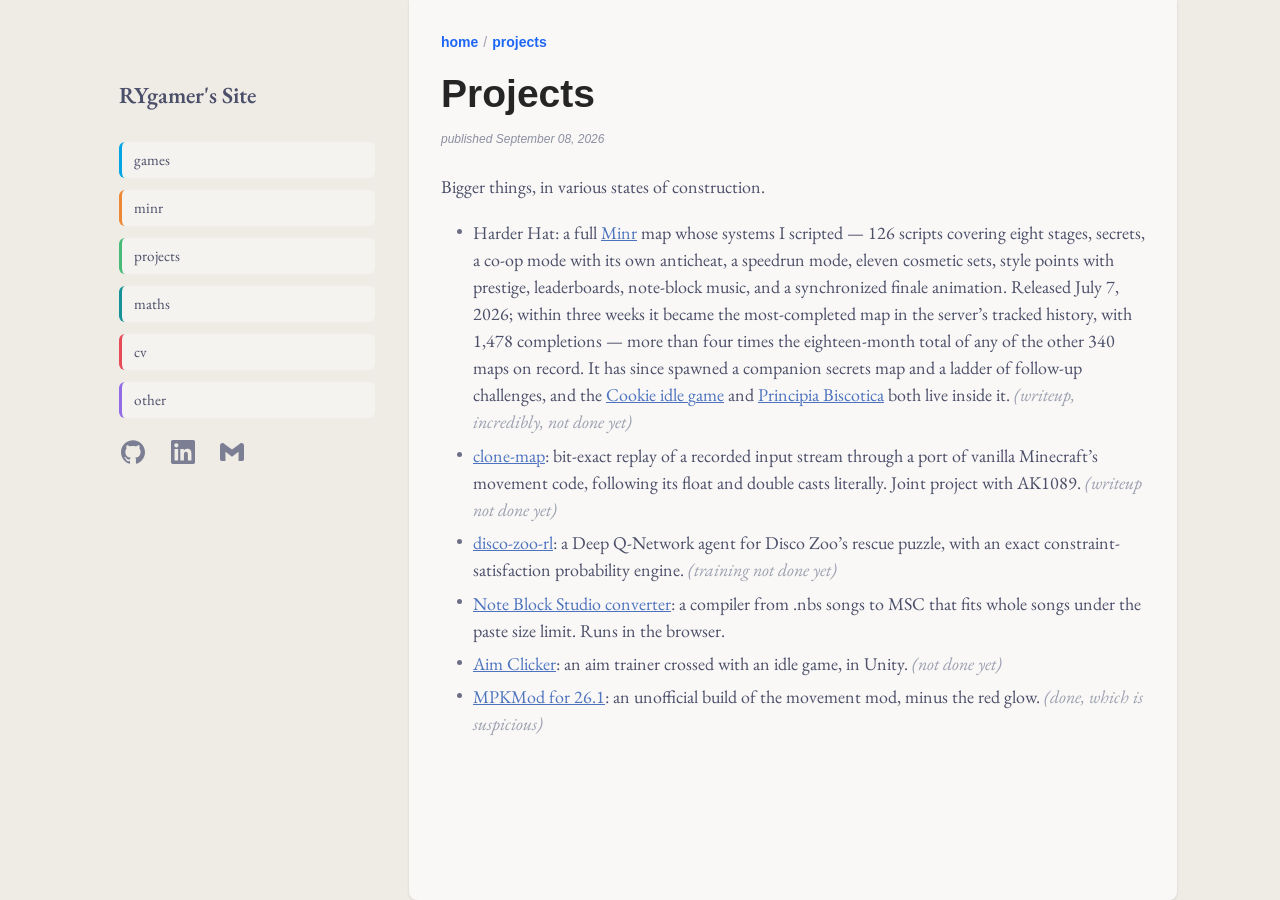
<file: projects/index.html>
<!doctype html>
<html lang="en">
  <head>
    <meta charset="UTF-8" />
    <meta name="viewport" content="width=device-width, initial-scale=1.0" />
    <title>Projects | RYgamer's Site</title>
    <link rel="icon" href="data:image/svg+xml,%3Csvg xmlns='http://www.w3.org/2000/svg' viewBox='0 0 16 16'%3E%3Crect width='16' height='16' rx='3' fill='%234c4f69'/%3E%3Crect x='3' y='3' width='4.5' height='4.5' fill='%2304a5e5'/%3E%3Crect x='8.5' y='3' width='4.5' height='4.5' fill='%23f7f7f5'/%3E%3Crect x='3' y='8.5' width='4.5' height='4.5' fill='%23f7f7f5'/%3E%3Crect x='8.5' y='8.5' width='4.5' height='4.5' fill='%23ed8936'/%3E%3C/svg%3E" />
    <link rel="preconnect" href="https://fonts.googleapis.com" />
    <link rel="preconnect" href="https://fonts.gstatic.com" crossorigin />
    <link rel="stylesheet" href="https://fonts.googleapis.com/css2?family=EB+Garamond:ital,wght@0,400;0,500;0,600;0,700;1,400;1,500&display=swap" />
    <link rel="stylesheet" href="/site.css" />
  </head>

  <body>
    <div class="shell">
      <div class="side-rail">
        <div class="masthead"><a href="/">RYgamer's Site</a></div>
        <nav>
          <ul>
            <li><a href="/games/" class="pill" style="border-left: 3px solid var(--blue)">games</a></li>
            <li><a href="/minr/" class="pill" style="border-left: 3px solid var(--yellow)">minr</a></li>
            <li><a href="/projects/" class="pill" style="border-left: 3px solid var(--lime)">projects</a></li>
            <li><a href="/maths/" class="pill" style="border-left: 3px solid var(--teal)">maths</a></li>
            <li><a href="/portfolio/" class="pill" style="border-left: 3px solid var(--maroon)">cv</a></li>
            <li><a href="/other/" class="pill" style="border-left: 3px solid var(--purple)">other</a></li>
          </ul>
        </nav>
        <div class="elsewhere">
          <a href="https://github.com/rysanders18" aria-label="GitHub"><svg viewBox="0 0 24 24" role="img"><path d="M12 .297c-6.63 0-12 5.373-12 12 0 5.303 3.438 9.8 8.205 11.385.6.113.82-.258.82-.577 0-.285-.01-1.04-.015-2.04-3.338.724-4.042-1.61-4.042-1.61C4.422 18.07 3.633 17.7 3.633 17.7c-1.087-.744.084-.729.084-.729 1.205.084 1.838 1.236 1.838 1.236 1.07 1.835 2.809 1.305 3.495.998.108-.776.417-1.305.76-1.605-2.665-.3-5.466-1.332-5.466-5.93 0-1.31.465-2.38 1.235-3.22-.135-.303-.54-1.523.105-3.176 0 0 1.005-.322 3.3 1.23.96-.267 1.98-.399 3-.405 1.02.006 2.04.138 3 .405 2.28-1.552 3.285-1.23 3.285-1.23.645 1.653.24 2.873.12 3.176.765.84 1.23 1.91 1.23 3.22 0 4.61-2.805 5.625-5.475 5.92.42.36.81 1.096.81 2.22 0 1.606-.015 2.896-.015 3.286 0 .315.21.69.825.57C20.565 22.092 24 17.592 24 12.297c0-6.627-5.373-12-12-12"/></svg></a>
          <a href="https://www.linkedin.com/in/ryansanders18" aria-label="LinkedIn"><svg viewBox="0 0 24 24" role="img"><path d="M20.447 20.452h-3.554v-5.569c0-1.328-.027-3.037-1.852-3.037-1.853 0-2.136 1.445-2.136 2.939v5.667H9.351V9h3.414v1.561h.046c.477-.9 1.637-1.85 3.37-1.85 3.601 0 4.267 2.37 4.267 5.455v6.286zM5.337 7.433c-1.144 0-2.063-.926-2.063-2.065 0-1.138.92-2.063 2.063-2.063 1.14 0 2.064.925 2.064 2.063 0 1.139-.925 2.065-2.064 2.065zm1.782 13.019H3.555V9h3.564v11.452zM22.225 0H1.771C.792 0 0 .774 0 1.729v20.542C0 23.227.792 24 1.771 24h20.451C23.2 24 24 23.227 24 22.271V1.729C24 .774 23.2 0 22.222 0h.003z"/></svg></a>
          <a href="mailto:ryanpatrick535@gmail.com" aria-label="Email"><svg viewBox="0 0 24 24" role="img"><path d="M24 5.457v13.909c0 .904-.732 1.636-1.636 1.636h-3.819V11.73L12 16.64l-6.545-4.91v9.273H1.636A1.636 1.636 0 0 1 0 19.366V5.457c0-2.023 2.309-3.178 3.927-1.964L5.455 4.64 12 9.548l6.545-4.91 1.528-1.145C21.69 2.28 24 3.434 24 5.457z"/></svg></a>
        </div>
      </div>

      <div class="gap"></div>

      <main class="reading-panel">
        <header class="page-top">
          <div class="crumbs"><a href="/">home</a><span class="sep">/</span><a href="/projects/">projects</a></div>
          <h1>Projects</h1>
          <div class="dateline">published September 08, 2026</div>
        </header>
        <p>Bigger things, in various states of construction.</p>
        <ul>
          <li>Harder Hat: a full <a href="https://forums.minr.org/">Minr</a> map whose systems I scripted &mdash; 126 scripts covering eight stages, secrets, a co-op mode with its own anticheat, a speedrun mode, eleven cosmetic sets, style points with prestige, leaderboards, note-block music, and a synchronized finale animation. Released July 7, 2026; within three weeks it became the most-completed map in the server&rsquo;s tracked history, with 1,478 completions &mdash; more than four times the eighteen-month total of any of the other 340 maps on record. It has since spawned a companion secrets map and a ladder of follow-up challenges, and the <a href="/games/">Cookie idle game</a> and <a href="/principia-biscotica/">Principia Biscotica</a> both live inside it. <span class="todo-tag">(writeup, incredibly, not done yet)</span></li>
          <li><a href="https://github.com/AK1089/clone-map">clone-map</a>: bit-exact replay of a recorded input stream through a port of vanilla Minecraft&rsquo;s movement code, following its float and double casts literally. Joint project with AK1089. <span class="todo-tag">(writeup not done yet)</span></li>
          <li><a href="https://github.com/rysanders18/disco-zoo-rl">disco-zoo-rl</a>: a Deep Q-Network agent for Disco Zoo&rsquo;s rescue puzzle, with an exact constraint-satisfaction probability engine. <span class="todo-tag">(training not done yet)</span></li>
          <li><a href="/minr/music/">Note Block Studio converter</a>: a compiler from .nbs songs to MSC that fits whole songs under the paste size limit. Runs in the browser.</li>
          <li><a href="https://github.com/rysanders18/Aim-Clicker">Aim Clicker</a>: an aim trainer crossed with an idle game, in Unity. <span class="todo-tag">(not done yet)</span></li>
          <li><a href="https://github.com/rysanders18/MPKMod-26.1-NoRedGlow">MPKMod for 26.1</a>: an unofficial build of the movement mod, minus the red glow. <span class="todo-tag">(done, which is suspicious)</span></li>
        </ul>
      </main>

      <div class="gap right"></div>
      <div class="side-rail right"></div>
    </div>
  </body>
</html>
</file>
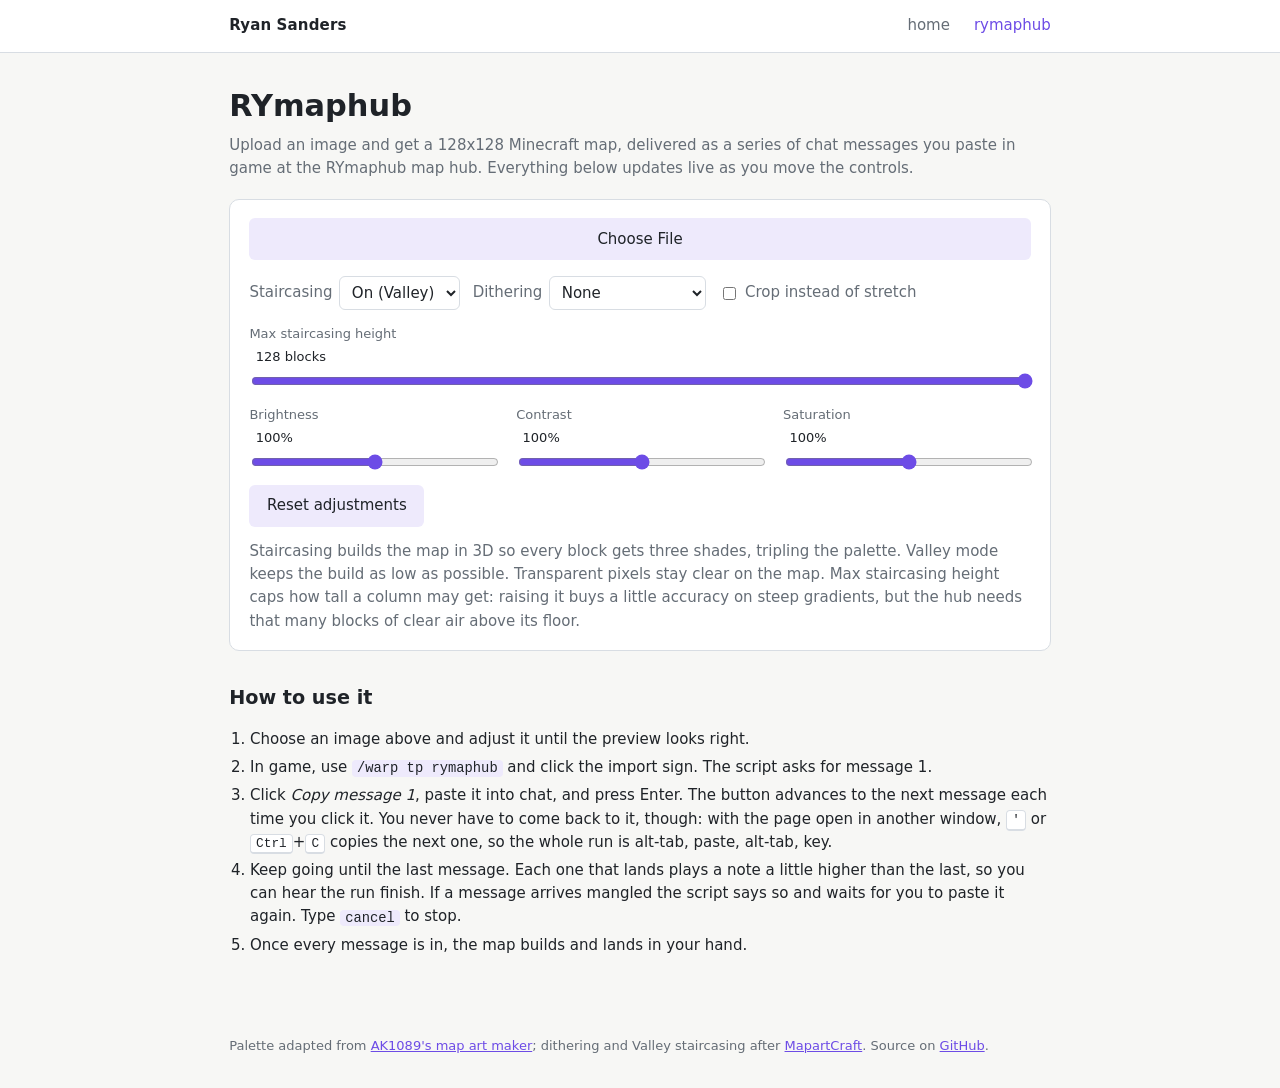
<file: rymaphub/index.html>
<!doctype html>
<html lang="en">
  <head>
    <meta charset="UTF-8" />
    <meta name="viewport" content="width=device-width, initial-scale=1.0" />
    <title>RYmaphub</title>
    <link rel="stylesheet" href="/styles.css" />
    <link rel="icon" href="data:image/svg+xml,%3Csvg xmlns='http://www.w3.org/2000/svg' viewBox='0 0 16 16'%3E%3Crect width='16' height='16' rx='3' fill='%236d4ce6'/%3E%3Crect x='3' y='3' width='4.5' height='4.5' fill='%23f7f7f5'/%3E%3Crect x='8.5' y='3' width='4.5' height='4.5' fill='%23e5c07b'/%3E%3Crect x='3' y='8.5' width='4.5' height='4.5' fill='%2356b6c2'/%3E%3Crect x='8.5' y='8.5' width='4.5' height='4.5' fill='%2398c379'/%3E%3C/svg%3E" />
    <script src="script.js" defer></script>
  </head>
  <body>
    <header class="site-header">
      <div class="inner">
        <a href="/" class="site-title">Ryan Sanders</a>
        <nav class="site-nav">
          <a href="/">home</a>
          <a href="/rymaphub/" class="active">rymaphub</a>
        </nav>
      </div>
    </header>

    <main>
      <h1>RYmaphub</h1>
      <p class="lede">
        Upload an image and get a 128x128 Minecraft map, delivered as a series
        of chat messages you paste in game at the RYmaphub map hub. Everything
        below updates live as you move the controls.
      </p>

      <div class="panel">
        <div class="row">
          <label for="imageUpload" id="file-label" class="file-label">Choose File</label>
          <input type="file" id="imageUpload" accept="image/*" />
        </div>

        <div class="row" style="margin-top: 1rem">
          <label class="inline"
            >Staircasing
            <select id="staircaseSelect"></select></label
          >
          <label class="inline"
            >Dithering
            <select id="ditherSelect"></select></label
          >
          <label class="inline"
            ><input type="checkbox" id="cropToggle" autocomplete="off" /> Crop instead of
            stretch</label
          >
        </div>

        <!-- Hidden until the crop toggle is on. Starting hidden in the
             markup keeps them from flashing up before the script runs. -->
        <div id="crop-controls" class="sliders" style="display: none">
          <label>Zoom <span id="zoomValue">1.00x</span>
            <input type="range" id="zoomSlider" min="1" max="8" step="0.05" value="1" /></label>
          <label>X <span id="xValue">50%</span>
            <input type="range" id="xSlider" min="0" max="100" step="1" value="50" /></label>
          <label>Y <span id="yValue">50%</span>
            <input type="range" id="ySlider" min="0" max="100" step="1" value="50" /></label>
        </div>

        <div id="height-controls" class="sliders">
          <label>Max staircasing height <span id="maxHeightValue">128 blocks</span>
            <input type="range" id="maxHeightSlider" min="1" max="128" step="1" value="128" /></label>
        </div>

        <div class="sliders">
          <label>Brightness <span id="brightnessValue">100%</span>
            <input type="range" id="brightnessSlider" min="0" max="200" step="1" value="100" /></label>
          <label>Contrast <span id="contrastValue">100%</span>
            <input type="range" id="contrastSlider" min="0" max="200" step="1" value="100" /></label>
          <label>Saturation <span id="saturationValue">100%</span>
            <input type="range" id="saturationSlider" min="0" max="200" step="1" value="100" /></label>
        </div>

        <div class="row" style="margin-top: 0.8rem">
          <button class="secondary" onclick="resetAdjustments()">Reset adjustments</button>
        </div>

        <p class="muted" style="margin: 0.8rem 0 0">
          Staircasing builds the map in 3D so every block gets three shades,
          tripling the palette. Valley mode keeps the build as low as possible.
          Transparent pixels stay clear on the map. Max staircasing height caps how
          tall a column may get: raising it buys a little accuracy on steep gradients,
          but the hub needs that many blocks of clear air above its floor.
        </p>
      </div>

      <div id="output" style="display: none">
        <h2>Preview</h2>
        <div class="preview-wrap">
          <figure>
            <img id="source-image" alt="Cropped source" />
            <figcaption class="muted">Source after crop and adjustments</figcaption>
          </figure>
          <figure>
            <img id="map-image" alt="Map preview" title="Click to download" />
            <figcaption class="muted">Map as it will look in game (click to download)</figcaption>
          </figure>
        </div>
        <p id="stats-text" class="muted"></p>

        <h2>Messages</h2>
        <div class="panel">
          <div class="row">
            <button id="copy-next-btn" onclick="copyNext()">Copy message 1</button>
            <button class="secondary" onclick="resetCopying()">Start over</button>
            <span id="msg-progress" class="muted"></span>
            <span class="muted">or press <kbd>'</kbd> / <kbd>Ctrl</kbd>+<kbd>C</kbd></span>
          </div>
          <div class="progress"><div id="copy-bar"></div></div>
          <ul id="msg-list"></ul>
        </div>
      </div>

      <h2>How to use it</h2>
      <ol class="steps">
        <li>Choose an image above and adjust it until the preview looks right.</li>
        <li>
          In game, use <code>/warp tp rymaphub</code> and click the import
          sign. The script asks for message 1.
        </li>
        <li>
          Click <em>Copy message 1</em>, paste it into chat, and press Enter.
          The button advances to the next message each time you click it.
          You never have to come back to it, though: with the page open in
          another window, <kbd>'</kbd> or <kbd>Ctrl</kbd>+<kbd>C</kbd> copies
          the next one, so the whole run is alt-tab, paste, alt-tab, key.
        </li>
        <li>
          Keep going until the last message. Each one that lands plays a note
          a little higher than the last, so you can hear the run finish. If a
          message arrives mangled the script says so and waits for you to
          paste it again. Type <code>cancel</code> to stop.
        </li>
        <li>Once every message is in, the map builds and lands in your hand.</li>
      </ol>
    </main>

    <footer>
      Palette adapted from
      <a href="https://ak1089.github.io/minr/map-art">AK1089's map art maker</a>;
      dithering and Valley staircasing after
      <a href="https://rebane2001.com/mapartcraft/">MapartCraft</a>.
      Source on
      <a href="https://github.com/rysanders18/rysanders18.github.io">GitHub</a>.
    </footer>
  </body>
</html>
</file>
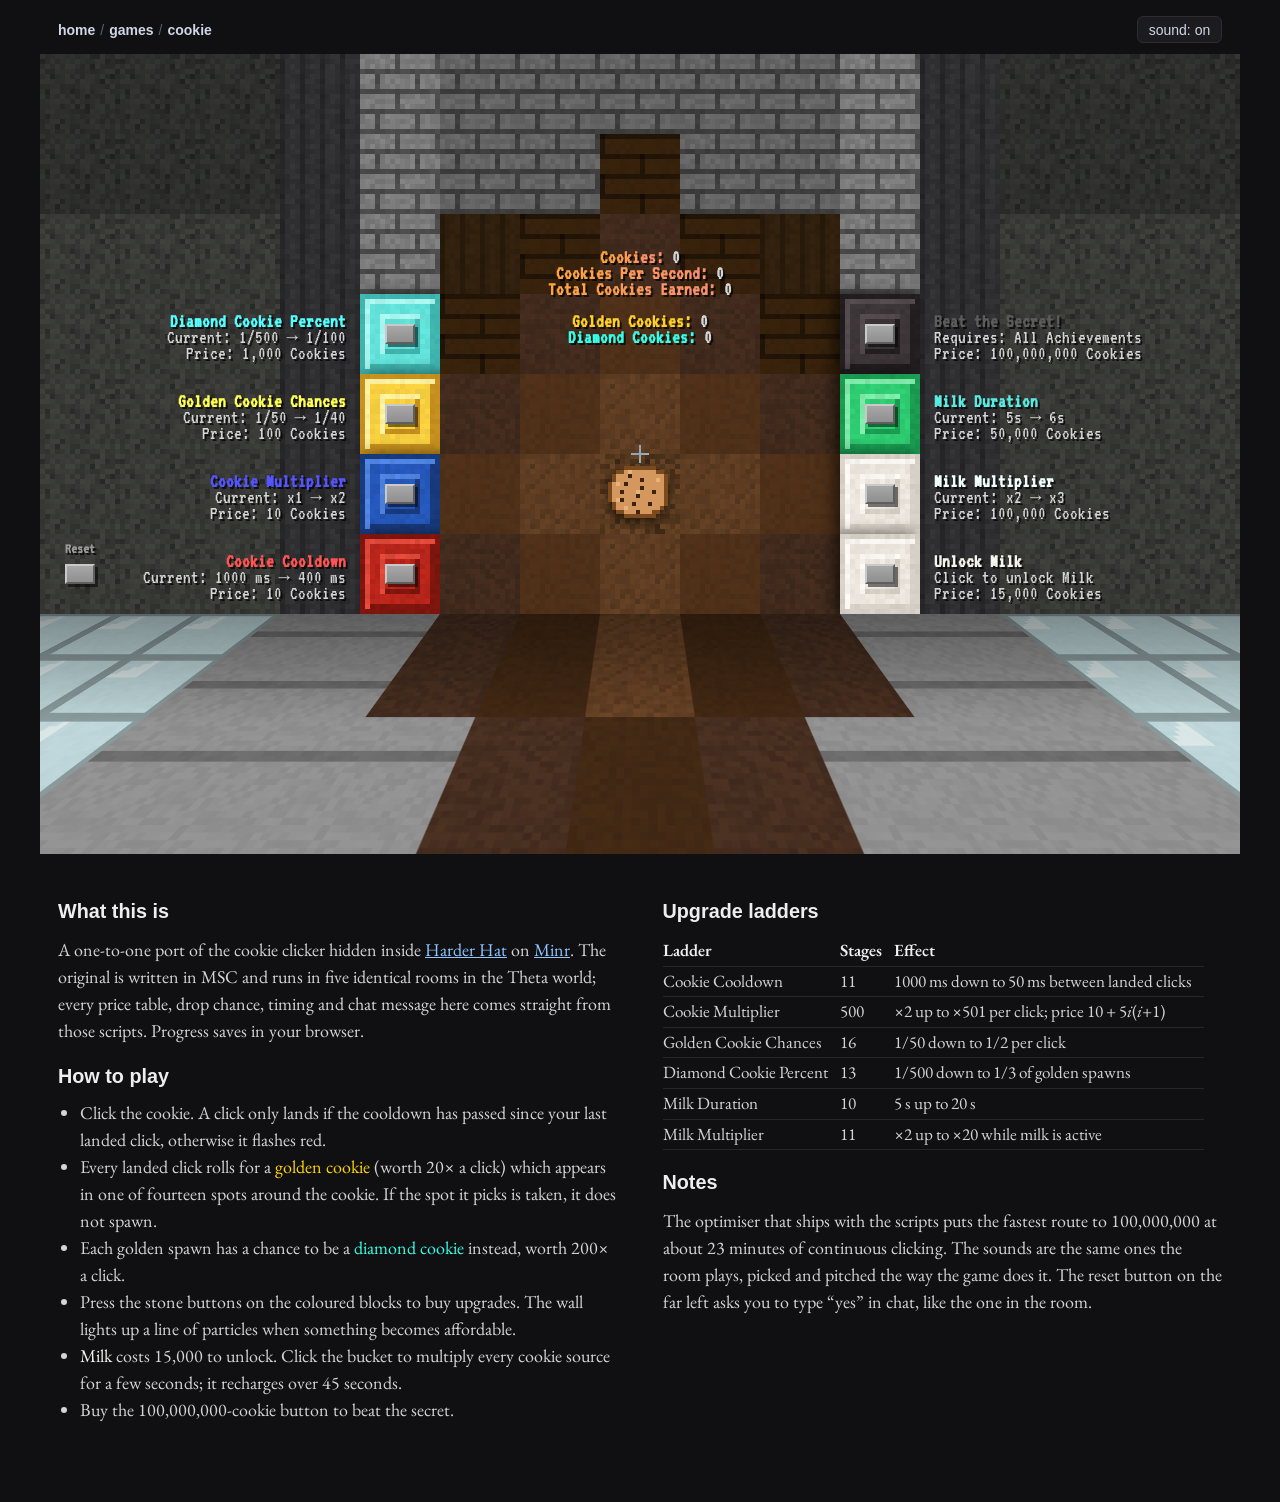
<file: games/cookie/index.html>
<!doctype html>
<html lang="en">
  <head>
    <meta charset="UTF-8" />
    <meta name="viewport" content="width=device-width, initial-scale=1.0" />
    <title>Cookie | RYgamer's Site</title>
    <meta name="description" content="A browser port of the cookie-clicker secret inside Harder Hat on Minr: click the cookie, catch golden and diamond cookies, buy upgrades, activate milk, reach 100,000,000." />
    <link rel="icon" href="data:image/svg+xml,%3Csvg xmlns='http://www.w3.org/2000/svg' viewBox='0 0 16 16'%3E%3Ccircle cx='8' cy='8' r='7' fill='%23d4985e'/%3E%3Ccircle cx='5' cy='6' r='1.2' fill='%233d2410'/%3E%3Ccircle cx='10' cy='5' r='1.2' fill='%233d2410'/%3E%3Ccircle cx='9' cy='10' r='1.2' fill='%233d2410'/%3E%3Ccircle cx='5' cy='11' r='1' fill='%233d2410'/%3E%3C/svg%3E" />
    <link rel="preconnect" href="https://fonts.googleapis.com" />
    <link rel="preconnect" href="https://fonts.gstatic.com" crossorigin />
    <link rel="stylesheet" href="https://fonts.googleapis.com/css2?family=EB+Garamond:ital,wght@0,400;0,500;0,600;1,400&family=VT323&display=swap" />
    <link rel="stylesheet" href="cookie.css" />
  </head>

  <body>
    <div class="topbar">
      <div class="crumbs"><a href="/">home</a><span class="sep">/</span><a href="/games/">games</a><span class="sep">/</span><a href="/games/cookie/">cookie</a></div>
      <div class="tools">
        <button id="sound-toggle" type="button">sound: on</button>
      </div>
    </div>

    <div class="scene-wrap">
      <div class="scene" id="scene">
        <div class="wall" id="wall"></div>
        <div class="floor-wrap"><div class="floor" id="floor"></div></div>
        <div class="entities" id="entities"></div>
        <canvas id="fx" width="1200" height="800"></canvas>
        <div class="crosshair"></div>
        <div class="chat" id="chat"></div>
        <div class="actionbar" id="actionbar"></div>
      </div>
    </div>

    <div class="notes">
      <div>
        <h2>What this is</h2>
        <p>
          A one-to-one port of the cookie clicker hidden inside <a href="/projects/">Harder Hat</a> on <a href="https://forums.minr.org/">Minr</a>. The original is written in MSC and runs in five identical rooms in the Theta world; every price table, drop chance, timing and chat message here comes straight from those scripts. Progress saves in your browser.
        </p>
        <h2>How to play</h2>
        <ul>
          <li>Click the cookie. A click only lands if the cooldown has passed since your last landed click, otherwise it flashes red.</li>
          <li>Every landed click rolls for a <span class="k">golden cookie</span> (worth 20&times; a click) which appears in one of fourteen spots around the cookie. If the spot it picks is taken, it does not spawn.</li>
          <li>Each golden spawn has a chance to be a <span class="d">diamond cookie</span> instead, worth 200&times; a click.</li>
          <li>Press the stone buttons on the coloured blocks to buy upgrades. The wall lights up a line of particles when something becomes affordable.</li>
          <li><span class="m">Milk</span> costs 15,000 to unlock. Click the bucket to multiply every cookie source for a few seconds; it recharges over 45 seconds.</li>
          <li>Buy the 100,000,000-cookie button to beat the secret.</li>
        </ul>
      </div>
      <div>
        <h2>Upgrade ladders</h2>
        <table>
          <tr><th>Ladder</th><th>Stages</th><th>Effect</th></tr>
          <tr><td>Cookie Cooldown</td><td>11</td><td>1000 ms down to 50 ms between landed clicks</td></tr>
          <tr><td>Cookie Multiplier</td><td>500</td><td>&times;2 up to &times;501 per click; price 10 + 5<i>i</i>(<i>i</i>+1)</td></tr>
          <tr><td>Golden Cookie Chances</td><td>16</td><td>1/50 down to 1/2 per click</td></tr>
          <tr><td>Diamond Cookie Percent</td><td>13</td><td>1/500 down to 1/3 of golden spawns</td></tr>
          <tr><td>Milk Duration</td><td>10</td><td>5 s up to 20 s</td></tr>
          <tr><td>Milk Multiplier</td><td>11</td><td>&times;2 up to &times;20 while milk is active</td></tr>
        </table>
        <h2>Notes</h2>
        <p>
          The optimiser that ships with the scripts puts the fastest route to 100,000,000 at about 23 minutes of continuous clicking. The sounds are the same ones the room plays, picked and pitched the way the game does it. The reset button on the far left asks you to type &ldquo;yes&rdquo; in chat, like the one in the room.
        </p>
      </div>
    </div>

    <script src="cookie.js"></script>
  </body>
</html>
</file>
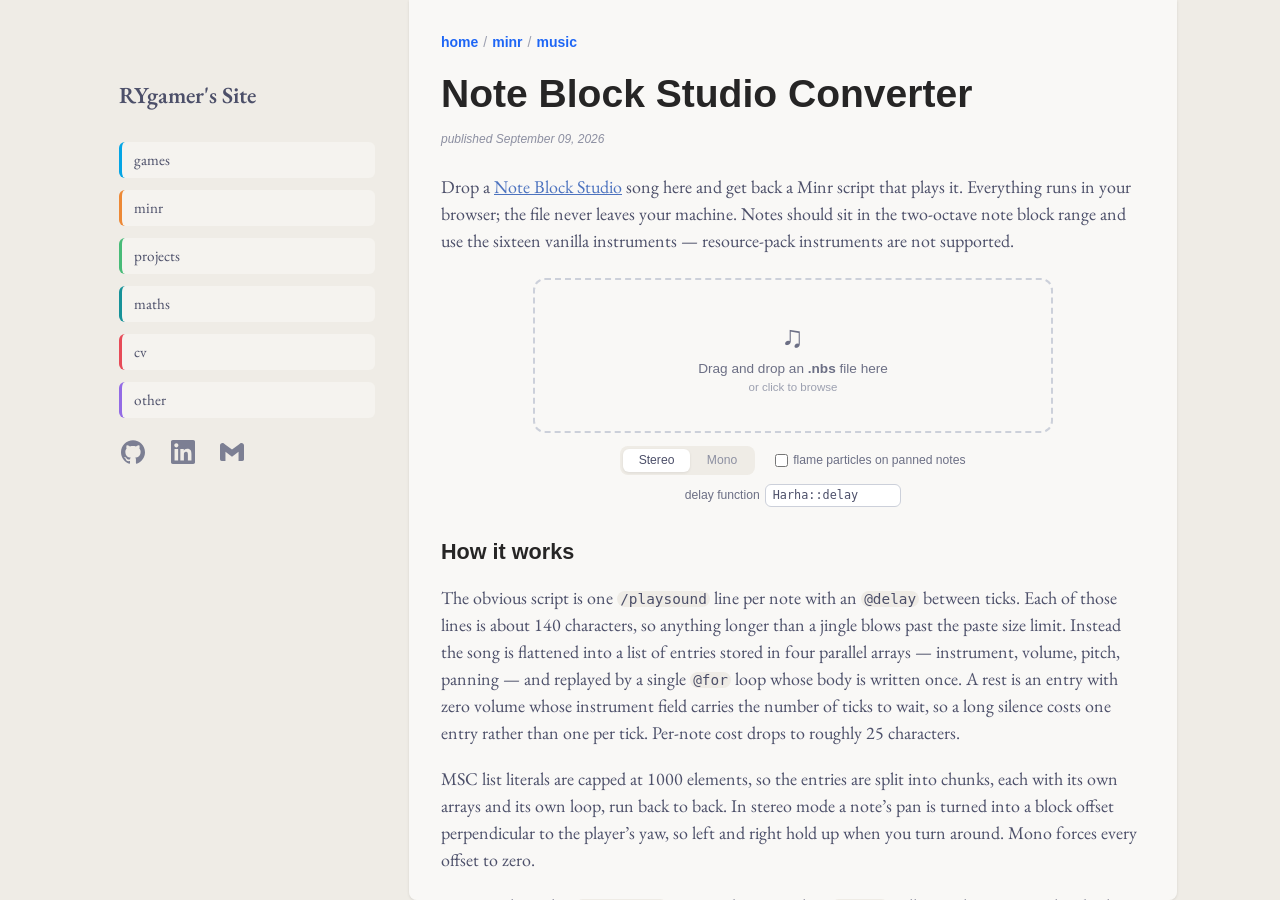
<file: minr/music/index.html>
<!doctype html>
<html lang="en">
  <head>
    <meta charset="UTF-8" />
    <meta name="viewport" content="width=device-width, initial-scale=1.0" />
    <title>Note Block Studio Converter | RYgamer's Site</title>
    <meta name="description" content="Convert Note Block Studio .nbs songs to Minr Script Code (.msc) in your browser. Packs a whole song into parallel arrays so it fits under the paste limit." />
    <link rel="icon" href="data:image/svg+xml,%3Csvg xmlns='http://www.w3.org/2000/svg' viewBox='0 0 16 16'%3E%3Crect width='16' height='16' rx='3' fill='%234c4f69'/%3E%3Crect x='3' y='3' width='4.5' height='4.5' fill='%2304a5e5'/%3E%3Crect x='8.5' y='3' width='4.5' height='4.5' fill='%23f7f7f5'/%3E%3Crect x='3' y='8.5' width='4.5' height='4.5' fill='%23f7f7f5'/%3E%3Crect x='8.5' y='8.5' width='4.5' height='4.5' fill='%23ed8936'/%3E%3C/svg%3E" />
    <link rel="preconnect" href="https://fonts.googleapis.com" />
    <link rel="preconnect" href="https://fonts.gstatic.com" crossorigin />
    <link rel="stylesheet" href="https://fonts.googleapis.com/css2?family=EB+Garamond:ital,wght@0,400;0,500;0,600;0,700;1,400;1,500&display=swap" />
    <link rel="stylesheet" href="/site.css" />
    <link rel="stylesheet" href="music.css" />
  </head>

  <body>
    <div class="shell">
      <div class="side-rail">
        <div class="masthead"><a href="/">RYgamer's Site</a></div>
        <nav>
          <ul>
            <li><a href="/games/" class="pill" style="border-left: 3px solid var(--blue)">games</a></li>
            <li><a href="/minr/" class="pill" style="border-left: 3px solid var(--yellow)">minr</a></li>
            <li><a href="/projects/" class="pill" style="border-left: 3px solid var(--lime)">projects</a></li>
            <li><a href="/maths/" class="pill" style="border-left: 3px solid var(--teal)">maths</a></li>
            <li><a href="/portfolio/" class="pill" style="border-left: 3px solid var(--maroon)">cv</a></li>
            <li><a href="/other/" class="pill" style="border-left: 3px solid var(--purple)">other</a></li>
          </ul>
        </nav>
        <div class="elsewhere">
          <a href="https://github.com/rysanders18" aria-label="GitHub"><svg viewBox="0 0 24 24" role="img"><path d="M12 .297c-6.63 0-12 5.373-12 12 0 5.303 3.438 9.8 8.205 11.385.6.113.82-.258.82-.577 0-.285-.01-1.04-.015-2.04-3.338.724-4.042-1.61-4.042-1.61C4.422 18.07 3.633 17.7 3.633 17.7c-1.087-.744.084-.729.084-.729 1.205.084 1.838 1.236 1.838 1.236 1.07 1.835 2.809 1.305 3.495.998.108-.776.417-1.305.76-1.605-2.665-.3-5.466-1.332-5.466-5.93 0-1.31.465-2.38 1.235-3.22-.135-.303-.54-1.523.105-3.176 0 0 1.005-.322 3.3 1.23.96-.267 1.98-.399 3-.405 1.02.006 2.04.138 3 .405 2.28-1.552 3.285-1.23 3.285-1.23.645 1.653.24 2.873.12 3.176.765.84 1.23 1.91 1.23 3.22 0 4.61-2.805 5.625-5.475 5.92.42.36.81 1.096.81 2.22 0 1.606-.015 2.896-.015 3.286 0 .315.21.69.825.57C20.565 22.092 24 17.592 24 12.297c0-6.627-5.373-12-12-12"/></svg></a>
          <a href="https://www.linkedin.com/in/ryansanders18" aria-label="LinkedIn"><svg viewBox="0 0 24 24" role="img"><path d="M20.447 20.452h-3.554v-5.569c0-1.328-.027-3.037-1.852-3.037-1.853 0-2.136 1.445-2.136 2.939v5.667H9.351V9h3.414v1.561h.046c.477-.9 1.637-1.85 3.37-1.85 3.601 0 4.267 2.37 4.267 5.455v6.286zM5.337 7.433c-1.144 0-2.063-.926-2.063-2.065 0-1.138.92-2.063 2.063-2.063 1.14 0 2.064.925 2.064 2.063 0 1.139-.925 2.065-2.064 2.065zm1.782 13.019H3.555V9h3.564v11.452zM22.225 0H1.771C.792 0 0 .774 0 1.729v20.542C0 23.227.792 24 1.771 24h20.451C23.2 24 24 23.227 24 22.271V1.729C24 .774 23.2 0 22.222 0h.003z"/></svg></a>
          <a href="mailto:ryanpatrick535@gmail.com" aria-label="Email"><svg viewBox="0 0 24 24" role="img"><path d="M24 5.457v13.909c0 .904-.732 1.636-1.636 1.636h-3.819V11.73L12 16.64l-6.545-4.91v9.273H1.636A1.636 1.636 0 0 1 0 19.366V5.457c0-2.023 2.309-3.178 3.927-1.964L5.455 4.64 12 9.548l6.545-4.91 1.528-1.145C21.69 2.28 24 3.434 24 5.457z"/></svg></a>
        </div>
      </div>

      <div class="gap"></div>

      <main class="reading-panel">
        <header class="page-top">
          <div class="crumbs"><a href="/">home</a><span class="sep">/</span><a href="/minr/">minr</a><span class="sep">/</span><a href="/minr/music/">music</a></div>
          <h1>Note Block Studio Converter</h1>
          <div class="dateline">published September 09, 2026</div>
        </header>
        <p>Drop a <a href="https://noteblock.studio/nbs">Note Block Studio</a> song here and get back a Minr script that plays it. Everything runs in your browser; the file never leaves your machine. Notes should sit in the two-octave note block range and use the sixteen vanilla instruments &mdash; resource-pack instruments are not supported.</p>

        <div class="converter">
          <div class="dropzone" id="dropzone" tabindex="0" role="button" aria-label="Choose a .nbs file">
            <div class="drop-icon">&#9835;</div>
            <div class="drop-label">Drag and drop an <strong>.nbs</strong> file here</div>
            <div class="drop-hint">or click to browse</div>
            <input type="file" id="file-input" accept=".nbs" multiple />
          </div>
          <div class="options">
            <div class="mode-toggle" role="group" aria-label="Panning mode">
              <button type="button" class="mode-btn active" data-mode="stereo">Stereo</button>
              <button type="button" class="mode-btn" data-mode="mono">Mono</button>
            </div>
            <label><input type="checkbox" id="particles" /> flame particles on panned notes</label>
            <label>delay function <input type="text" id="delay-fn" value="Harha::delay" spellcheck="false" /></label>
          </div>
          <div class="output" id="output"></div>
        </div>

        <h2>How it works</h2>
        <p>The obvious script is one <code>/playsound</code> line per note with an <code>@delay</code> between ticks. Each of those lines is about 140 characters, so anything longer than a jingle blows past the paste size limit. Instead the song is flattened into a list of entries stored in four parallel arrays &mdash; instrument, volume, pitch, panning &mdash; and replayed by a single <code>@for</code> loop whose body is written once. A rest is an entry with zero volume whose instrument field carries the number of ticks to wait, so a long silence costs one entry rather than one per tick. Per-note cost drops to roughly 25 characters.</p>
        <p>MSC list literals are capped at 1000 elements, so the entries are split into chunks, each with its own arrays and its own loop, run back to back. In stereo mode a note&rsquo;s pan is turned into a block offset perpendicular to the player&rsquo;s yaw, so left and right hold up when you turn around. Mono forces every offset to zero.</p>
        <p>Rests go through a <code>delay(Int)</code> wrapper because inline <code>@delay</code> will not take an interpolated value. By default that is the one in the Harha namespace; if you have your own, put it in the box above and the generated <code>@using</code> line follows it.</p>
        <p>This is the same code that plays the music in <a href="/projects/">Harder Hat</a>. The original Python version, which this page is a port of, is <a href="https://github.com/rysanders18/Minr-Scrips/blob/main/tools/nbs-to-msc.py">on GitHub</a>.</p>
        <script src="music.js"></script>
      </main>

      <div class="gap right"></div>
      <div class="side-rail right"></div>
    </div>
  </body>
</html>
</file>
<file: site.css>
/* Stylesheet for the homepage and section pages, written from scratch for
   this site. The look: a warm grey field with a raised 768px reading panel
   that scrolls internally, a quiet sidebar of pill links on the left, serif
   body text under a small sans-serif header block.
   Colors are Catppuccin Latte (MIT). The tool pages keep styles.css and
   /portfolio/ keeps portfolio.css. */

:root {
  --purple: #936be5;
  --maroon: #e74b58;
  --yellow: #ed8936;
  --lime: #48bb78;
  --teal: #179299;
  --blue: #04a5e5;
  --darkblue: #1e66f5;
  --ink: #4c4f69;
  --link: #4d73bf;
  --quiet: #6c6f85;
  --quieter: #8c8fa1;
  --faint: #9ca0b0;
  --edge: #ccd0da;
  --panel: hsl(40, 23%, 97%);
  --pill: hsl(40, 22%, 95%);
  --field: hsl(40, 21%, 92%);
  --serif: "EB Garamond", Garamond, Georgia, serif;
  --sans: "Lucida Sans", "Lucida Grande", "Lucida Sans Unicode", Geneva,
    Verdana, sans-serif;
  --mono: "Cascadia Code", "Cascadia Mono", ui-monospace, Consolas, monospace;
}

* {
  box-sizing: border-box;
}

body {
  margin: 0;
  height: 100vh;
  overflow: hidden;
  background: var(--field);
  color: var(--ink);
  font-family: var(--serif);
  font-size: 18px;
}

/* The page is one viewport-high row: sidebar, reading panel, empty right
   rail for symmetry on wide screens. Only the panel scrolls. */

.shell {
  display: flex;
  justify-content: center;
  height: 100vh;
}

.side-rail {
  width: 288px;
  flex: 0 1 auto;
  padding: 1rem;
}

.side-rail.right {
  padding: 0;
}

.shell > .gap {
  flex: 0 1 18px;
}

.reading-panel {
  width: 768px;
  max-width: 100%;
  flex-shrink: 0;
  height: 100vh;
  overflow-y: scroll;
  background: var(--panel);
  border-radius: 0 0 8px 8px;
  padding: 2rem;
  box-shadow: 0 1px 3px rgba(0, 0, 0, 0.1);
}

/* Sidebar */

.masthead {
  margin: 4rem 0 1rem;
  padding-bottom: 1rem;
}

.masthead a {
  font-size: 1.44rem;
  font-weight: 600;
  color: var(--ink);
  text-decoration: none;
}

.masthead a:hover {
  color: #000;
}

.side-rail nav ul {
  list-style: none;
  margin: 0;
  padding: 0;
}

.side-rail nav li + li {
  margin-top: 0.75rem;
}

.pill {
  display: block;
  padding: 0.5rem 0.75rem;
  font-size: 0.95rem;
  color: var(--ink);
  background: var(--pill);
  border-radius: 6px;
  text-decoration: none;
  transition: background 0.15s ease, padding-left 0.15s ease;
}

.pill:hover {
  background: var(--panel);
  color: #000;
  padding-left: 0.95rem;
}

.elsewhere {
  display: flex;
  gap: 1.35rem;
  padding: 0.5rem 0;
  margin-top: 0.75rem;
}

.elsewhere a {
  color: #7c7f93;
  display: inline-flex;
  padding: 2px;
}

.elsewhere a:hover {
  color: var(--ink);
}

.elsewhere svg {
  width: 24px;
  height: 24px;
  fill: currentColor;
}

/* Page header block: small sans-serif breadcrumb, big sans-serif title,
   tiny italic date. The serif starts below it. */

.page-top {
  font-family: var(--sans);
  line-height: 1.5;
  margin-bottom: 1.6rem;
}

.crumbs {
  font-size: 14px;
  color: #585b70;
}

.reading-panel .crumbs a {
  color: var(--darkblue);
  font-weight: bold;
  text-decoration: none;
}

.reading-panel .crumbs a:hover {
  text-decoration: underline;
}

.crumbs .sep {
  color: var(--faint);
  margin: 0 5px;
}

.page-top h1 {
  font-family: var(--sans);
  font-size: 2.44rem;
  font-weight: bold;
  color: #262525;
  margin: 6px 0;
  padding-top: 6px;
  letter-spacing: 0;
}

.dateline {
  font-size: 12px;
  font-style: italic;
  color: var(--quieter);
}

/* Body copy */

.reading-panel p {
  margin: 1.2rem 0;
  line-height: 1.5;
}

.reading-panel h2 {
  font-family: var(--sans);
  font-size: 1.35rem;
  font-weight: 600;
  color: #262525;
  margin: 2rem 0 0.4rem;
}

.reading-panel a {
  color: var(--link);
  text-decoration: underline;
  text-decoration-thickness: 1px;
  transition: color 0.2s ease;
}

.reading-panel a:hover {
  color: var(--blue);
  text-decoration: none;
}

.reading-panel code {
  font-family: var(--mono);
  font-size: 0.9rem;
  background: var(--field);
  border-radius: 8px;
  padding: 0 0.2rem;
}

/* Item lists: small round dot markers instead of default bullets */

.reading-panel ul {
  list-style: none;
  margin: 0.8rem 0;
  padding-left: 2rem;
  line-height: 1.5;
}

.reading-panel li {
  margin: 0.4rem 0;
  position: relative;
}

.reading-panel li::before {
  content: "";
  position: absolute;
  left: -1rem;
  top: 0.55em;
  width: 5px;
  height: 5px;
  border-radius: 50%;
  background: var(--quiet);
}

.todo-tag {
  color: var(--faint);
  font-style: italic;
}

/* Narrower screens: give up the rails before touching the panel */

@media (max-width: 1439px) {
  .side-rail.right,
  .shell > .gap.right {
    display: none;
  }
}

@media (max-width: 1139px) {
  .shell {
    flex-direction: column;
    align-items: center;
    height: auto;
    overflow: visible;
  }

  body {
    overflow: auto;
  }

  .side-rail {
    width: 100%;
    max-width: 768px;
    padding: 0.8rem 1rem 0;
  }

  .masthead {
    margin: 0.4rem 0;
    padding-bottom: 0.4rem;
  }

  .side-rail nav ul {
    display: flex;
    flex-wrap: wrap;
    gap: 0.5rem;
  }

  .side-rail nav li + li {
    margin-top: 0;
  }

  .elsewhere {
    display: none;
  }

  .reading-panel {
    height: auto;
    min-height: 70vh;
    margin-top: 0.8rem;
    padding: 1.5rem 1rem 6rem;
  }
}
</file>
<file: portfolio.css>
/* Portfolio stylesheet for the landing page only.
   The tool pages (rymaphub) keep using styles.css. */

:root {
  --paper: #fcfbf9;
  --ink: #10233b;
  --muted: #57677b;
  --line: #e2e0da;
  --accent: #c75b12;
  --accent-bright: #e87722;
  --tile-hidden: #dde3ea;
  --tile-empty: #f1efe9;
  --tile-hit: #e87722;
  --serif: "Fraunces", Georgia, "Times New Roman", serif;
  --sans: "Public Sans", system-ui, -apple-system, "Segoe UI", sans-serif;
  color-scheme: light dark;
}

@media (prefers-color-scheme: dark) {
  :root {
    --paper: #0e1826;
    --ink: #e4e9f0;
    --muted: #93a2b4;
    --line: #263548;
    --accent: #f08a3c;
    --accent-bright: #f08a3c;
    --tile-hidden: #223349;
    --tile-empty: #162335;
    --tile-hit: #e87722;
  }
}

* {
  box-sizing: border-box;
}

body {
  margin: 0;
  background: var(--paper);
  color: var(--ink);
  font-family: var(--sans);
  font-size: 1.02rem;
  line-height: 1.65;
}

body > header,
main,
body > footer {
  max-width: 46rem;
  margin: 0 auto;
  padding: 0 1.25rem;
}

a {
  color: var(--accent);
  text-decoration-thickness: 1px;
  text-underline-offset: 0.18em;
}

a:hover {
  color: var(--accent-bright);
}

:focus-visible {
  outline: 2px solid var(--accent-bright);
  outline-offset: 2px;
  border-radius: 2px;
}

.skip-link {
  position: absolute;
  left: -999px;
  top: 0;
  background: var(--ink);
  color: var(--paper);
  padding: 0.5rem 1rem;
}

.skip-link:focus {
  left: 0;
  z-index: 10;
}

/* Header */

.top {
  display: flex;
  flex-wrap: wrap;
  justify-content: space-between;
  align-items: baseline;
  gap: 0.4rem 1rem;
  padding-top: 1.4rem;
  padding-bottom: 1.4rem;
}

.wordmark {
  font-family: var(--serif);
  font-weight: 600;
  font-size: 1.05rem;
}

.top nav {
  display: flex;
  flex-wrap: wrap;
  gap: 0.4rem 1.4rem;
}

.top nav a {
  color: var(--muted);
  text-decoration: none;
  font-size: 0.95rem;
}

.top nav a:hover {
  color: var(--accent);
}

/* Hero */

.hero {
  display: grid;
  grid-template-columns: 1fr auto;
  gap: 2.5rem;
  align-items: start;
  padding: 2.5rem 0 1rem;
}

.hero h1 {
  font-family: var(--serif);
  font-weight: 700;
  font-size: clamp(2.4rem, 6vw, 3.4rem);
  line-height: 1.05;
  margin: 0 0 1rem;
  letter-spacing: -0.01em;
}

.lede {
  font-size: 1.15rem;
  line-height: 1.55;
  margin: 0 0 0.9rem;
}

.auburn {
  font-weight: 600;
}

.id-links {
  list-style: none;
  padding: 0;
  margin: 1.3rem 0 0;
  display: flex;
  flex-wrap: wrap;
  gap: 0.35rem 1.5rem;
  font-size: 0.95rem;
  overflow-wrap: anywhere;
}

/* Puzzle */

.puzzle {
  margin: 0.5rem 0 0;
  width: 13.5rem;
}

.puzzle-grid {
  display: grid;
  grid-template-columns: repeat(5, 1fr);
  gap: 4px;
}

.puzzle-grid button {
  aspect-ratio: 1;
  border: none;
  border-radius: 3px;
  background: var(--tile-hidden);
  cursor: pointer;
  padding: 0;
  transition: background 120ms ease, transform 120ms ease;
}

.puzzle-grid button:hover:not(:disabled) {
  transform: scale(1.06);
}

.puzzle-grid button:disabled {
  cursor: default;
}

.puzzle-grid button.empty {
  background: var(--tile-empty);
}

.puzzle-grid button.hit {
  background: var(--tile-hit);
}

@media (prefers-reduced-motion: reduce) {
  .puzzle-grid button {
    transition: none;
  }
}

.puzzle figcaption {
  margin-top: 0.7rem;
  font-size: 0.83rem;
  line-height: 1.5;
  color: var(--muted);
}

#puzzle-status {
  display: block;
  color: var(--ink);
  font-weight: 500;
  margin-bottom: 0.15rem;
}

/* Sections */

.section {
  padding: 2.2rem 0 0.5rem;
}

.section h2,
footer h2 {
  font-family: var(--serif);
  font-weight: 600;
  font-size: 1.7rem;
  margin: 0 0 0.4rem;
}

.project {
  margin: 1.8rem 0;
  max-width: 42rem;
}

.project h3 {
  font-family: var(--serif);
  font-weight: 600;
  font-size: 1.25rem;
  margin: 0 0 0.35rem;
}

.project h3 a {
  color: var(--ink);
  text-decoration-color: var(--accent);
}

.project h3 a:hover {
  color: var(--accent);
}

.project p {
  margin: 0 0 0.4rem;
}

.project-meta {
  color: var(--muted);
  font-size: 0.88rem;
}

#education p {
  max-width: 42rem;
}

/* Footer */

footer {
  padding-top: 2.2rem;
  padding-bottom: 3.5rem;
}

footer > p {
  max-width: 42rem;
}

.colophon {
  margin-top: 2rem;
  padding-top: 1rem;
  border-top: 1px solid var(--line);
  color: var(--muted);
  font-size: 0.88rem;
}

/* Small screens */

@media (max-width: 640px) {
  .hero {
    grid-template-columns: 1fr;
    gap: 1.8rem;
  }

  .puzzle {
    width: min(13.5rem, 70vw);
  }
}
</file>
<file: styles.css>
:root {
  --bg: #f7f7f5;
  --panel: #ffffff;
  --text: #1f2328;
  --muted: #656d76;
  --line: #d8dde3;
  --accent: #6d4ce6;
  --accent-hover: #5a3ccc;
  --accent-soft: #eeeafc;
  --ok: #2f9e44;
  --font: system-ui, -apple-system, "Segoe UI", Roboto, sans-serif;
  --mono: ui-monospace, "Cascadia Mono", Consolas, monospace;
  color-scheme: light dark;
}

@media (prefers-color-scheme: dark) {
  :root {
    --bg: #14161a;
    --panel: #1e2126;
    --text: #e6e8eb;
    --muted: #9aa3ad;
    --line: #333940;
    --accent: #9a84f0;
    --accent-hover: #b4a3f5;
    --accent-soft: #2a2740;
    --ok: #5ac46b;
  }
}

* {
  box-sizing: border-box;
}

body {
  margin: 0;
  background: var(--bg);
  color: var(--text);
  font-family: var(--font);
  font-size: 15px;
  line-height: 1.55;
}

a {
  color: var(--accent);
}

.site-header {
  border-bottom: 1px solid var(--line);
  background: var(--panel);
}

.site-header .inner {
  max-width: 860px;
  margin: 0 auto;
  padding: 0.9rem 1.2rem;
  display: flex;
  align-items: center;
  justify-content: space-between;
  gap: 1rem;
}

.site-title {
  font-weight: 700;
  text-decoration: none;
  color: var(--text);
  letter-spacing: 0.01em;
}

.site-nav a {
  margin-left: 1.2rem;
  text-decoration: none;
  color: var(--muted);
}

.site-nav a:hover,
.site-nav a.active {
  color: var(--accent);
}

main {
  max-width: 860px;
  margin: 0 auto;
  padding: 1.8rem 1.2rem 4rem;
}

h1 {
  font-size: 1.9rem;
  margin: 0 0 0.3rem;
}

h2 {
  font-size: 1.2rem;
  margin: 2rem 0 0.6rem;
}

.lede {
  color: var(--muted);
  margin-top: 0;
}

.panel {
  background: var(--panel);
  border: 1px solid var(--line);
  border-radius: 10px;
  padding: 1.1rem 1.2rem;
  margin: 1.2rem 0;
}

.row {
  display: flex;
  gap: 0.8rem;
  align-items: center;
  flex-wrap: wrap;
}

.row + .row {
  margin-top: 0.8rem;
}

button,
.file-label {
  font: inherit;
  border: none;
  border-radius: 6px;
  padding: 0.6rem 1.1rem;
  cursor: pointer;
  background: var(--accent);
  color: #fff;
  transition: background 0.15s;
}

button:hover:not(:disabled),
.file-label:hover {
  background: var(--accent-hover);
}

button:disabled {
  background: var(--line);
  color: var(--muted);
  cursor: default;
}

button.secondary,
.file-label {
  background: var(--accent-soft);
  color: var(--text);
}

button.secondary:hover:not(:disabled),
.file-label:hover {
  background: var(--line);
}

input[type="file"] {
  display: none;
}

.file-label {
  flex: 1;
  text-align: center;
  overflow: hidden;
  text-overflow: ellipsis;
  white-space: nowrap;
}

label.inline {
  display: inline-flex;
  align-items: center;
  gap: 0.4rem;
  color: var(--muted);
}

select {
  font: inherit;
  padding: 0.35rem 0.5rem;
  border-radius: 6px;
  border: 1px solid var(--line);
  background: var(--panel);
  color: var(--text);
}

.muted {
  color: var(--muted);
}

ol.steps {
  padding-left: 1.3rem;
}

ol.steps li {
  margin: 0.3rem 0;
}

#msg-list {
  list-style: none;
  padding: 0;
  margin: 0.8rem 0 0;
  max-height: 22rem;
  overflow-y: auto;
  border: 1px solid var(--line);
  border-radius: 8px;
  font-size: 13px;
}

#msg-list li {
  display: flex;
  gap: 0.6rem;
  align-items: baseline;
  padding: 0.4rem 0.8rem;
  border-bottom: 1px solid var(--line);
  cursor: pointer;
}

#msg-list li:last-child {
  border-bottom: none;
}

#msg-list li:hover {
  background: var(--accent-soft);
}

#msg-list li.current {
  background: var(--accent-soft);
  box-shadow: inset 3px 0 0 var(--accent);
}

#msg-list li.done {
  opacity: 0.45;
}

/* Confirmation on the row you clicked, in case the button is off-screen. */
#msg-list li.copied {
  opacity: 1;
  background: var(--accent-soft);
  box-shadow: inset 3px 0 0 var(--ok);
}

#msg-list li.copied::after {
  content: "Copied!";
  flex: 0 0 auto;
  color: var(--ok);
  font-weight: 600;
}

#msg-list .msg-num {
  flex: 0 0 2.2rem;
  text-align: right;
  color: var(--muted);
}

#msg-list .msg-body {
  flex: 1;
  overflow: hidden;
  text-overflow: ellipsis;
  white-space: nowrap;
  font-family: var(--mono);
  font-size: 12px;
}

.sliders {
  display: grid;
  grid-template-columns: repeat(auto-fit, minmax(200px, 1fr));
  gap: 0.6rem 1.2rem;
  margin-top: 0.9rem;
}

.sliders label {
  display: flex;
  flex-direction: column;
  gap: 0.2rem;
  font-size: 13px;
  color: var(--muted);
}

.sliders label span {
  float: right;
  margin-left: 0.4rem;
  color: var(--text);
}

.sliders input[type="range"] {
  width: 100%;
  accent-color: var(--accent);
}

.preview-wrap {
  display: flex;
  gap: 1.2rem;
  align-items: flex-start;
  flex-wrap: wrap;
}

.preview-wrap figure {
  margin: 0;
}

.preview-wrap figcaption {
  font-size: 13px;
  margin-top: 0.3rem;
  max-width: 256px;
}

#source-image,
#map-image {
  width: 256px;
  height: 256px;
  image-rendering: pixelated;
  border: 1px solid var(--line);
  border-radius: 6px;
  cursor: pointer;
  background: repeating-conic-gradient(var(--line) 0 25%, transparent 0 50%) 0 0 / 16px 16px;
}

.progress {
  height: 6px;
  margin-top: 0.9rem;
  border-radius: 3px;
  background: var(--line);
  overflow: hidden;
}

/* The main copy button flashes a confirmation for a second, then fades
   back to its normal label. The green survives :disabled, which the last
   message hits the moment it is copied. */
#copy-next-btn {
  transition: background 0.15s, opacity 0.2s ease;
}

#copy-next-btn.copied,
#copy-next-btn.copied:disabled {
  background: var(--ok);
  color: #fff;
}

#copy-next-btn.fading {
  opacity: 0;
}

#copy-bar {
  height: 100%;
  width: 0;
  background: var(--accent);
  transition: width 0.15s ease;
}

kbd {
  font-family: var(--mono);
  font-size: 0.85em;
  padding: 0.1em 0.4em;
  border: 1px solid var(--line);
  border-bottom-width: 2px;
  border-radius: 4px;
  background: var(--panel);
  color: var(--text);
}

code {
  font-family: var(--mono);
  font-size: 0.92em;
  background: var(--accent-soft);
  padding: 0.05em 0.35em;
  border-radius: 4px;
}

.tool-list {
  list-style: none;
  padding: 0;
}

.tool-list li {
  margin: 0.6rem 0;
}

.tool-list a {
  font-weight: 600;
}

footer {
  max-width: 860px;
  margin: 0 auto;
  padding: 0 1.2rem 2rem;
  color: var(--muted);
  font-size: 13px;
}
</file>
<file: games/cookie/cookie.css>
/* Cookie: a browser port of the Harder Hat cookie-clicker secret.
   Self-contained page; nothing here touches site.css. The scene is laid
   out at a fixed 1200x800 and scaled to fit, with one block = 80px. */

:root {
  --pixel: "Minecraft", "VT323", "Courier New", monospace;
  --page: #101012;
  --page-ink: #d4d4d4;
  --page-quiet: #8b8b93;
  --page-link: #8ec5ff;
}

* {
  box-sizing: border-box;
}

html,
body {
  margin: 0;
  background: var(--page);
  color: var(--page-ink);
  font-family: "EB Garamond", Garamond, Georgia, serif;
  font-size: 18px;
  min-height: 100%;
}

a {
  color: var(--page-link);
}

.topbar {
  max-width: 1200px;
  margin: 0 auto;
  padding: 0.9rem 1rem 0.6rem;
  display: flex;
  align-items: baseline;
  justify-content: space-between;
  gap: 1rem;
  font-family: "Lucida Sans", "Lucida Grande", Geneva, Verdana, sans-serif;
  font-size: 14px;
  color: var(--page-quiet);
}

.topbar .crumbs a {
  color: #cfd6e6;
  font-weight: bold;
  text-decoration: none;
}

.topbar .crumbs a:hover {
  text-decoration: underline;
}

.topbar .crumbs .sep {
  color: #5c5f70;
  margin: 0 5px;
}

.topbar .tools {
  display: flex;
  gap: 0.75rem;
  flex-wrap: wrap;
}

.topbar button {
  font: inherit;
  color: #cfd6e6;
  background: #1c1c20;
  border: 1px solid #2c2c33;
  border-radius: 6px;
  padding: 0.25rem 0.6rem;
  cursor: pointer;
}

.topbar button:hover {
  background: #26262c;
}

/* ---- Scene frame ---- */

.scene-wrap {
  position: relative;
  width: 100%;
  max-width: 1200px;
  margin: 0 auto;
  height: 800px;
  overflow: hidden;
  background: #000;
  user-select: none;
  -webkit-user-select: none;
  touch-action: manipulation;
}

.scene {
  position: absolute;
  top: 0;
  left: 0;
  width: 1200px;
  height: 800px;
  transform-origin: 0 0;
  overflow: hidden;
  background: #0a0a0a;
  cursor: crosshair;
  font-family: var(--pixel);
  image-rendering: pixelated;
}

/* Blocks. Every cell carries a texture class generated at runtime. */

.cell {
  position: absolute;
  width: 80px;
  height: 80px;
  background-size: 80px 80px;
  background-repeat: no-repeat;
  image-rendering: pixelated;
  image-rendering: crisp-edges;
}

.wall {
  position: absolute;
  top: 0;
  left: 0;
  width: 1200px;
  height: 560px;
}

/* The alcove behind the cookie is recessed two blocks; darken it slightly
   and throw a shadow off the button columns to sell the depth. */

.wall .cell.alcove {
  filter: brightness(0.82);
}

.wall .cell.col-left {
  box-shadow: 6px 0 14px rgba(0, 0, 0, 0.55);
}

.wall .cell.col-right {
  box-shadow: -6px 0 14px rgba(0, 0, 0, 0.55);
}

.wall .cell.dim {
  filter: brightness(0.62);
}

.wall .cell.dimmer {
  filter: brightness(0.5);
}

/* Floor: a block grid laid flat with a real perspective transform. */

.floor-wrap {
  position: absolute;
  left: 0;
  top: 560px;
  width: 1200px;
  height: 240px;
  overflow: hidden;
  perspective: 520px;
  perspective-origin: 50% 0;
}

.floor {
  position: absolute;
  left: 0;
  top: 0;
  width: 1200px;
  height: 640px;
  transform-origin: 50% 0;
  transform: rotateX(62deg);
}

.floor .cell {
  filter: brightness(0.9);
}

.floor .cell.dark {
  filter: brightness(0.7);
}

.floor-wrap::after {
  content: "";
  position: absolute;
  inset: 0;
  background: linear-gradient(to bottom, rgba(0, 0, 0, 0.35), rgba(0, 0, 0, 0) 45%);
  pointer-events: none;
}

/* Stone buttons sit on the face of a block */

.stone-button {
  position: absolute;
  width: 30px;
  height: 20px;
  background: linear-gradient(#a7a7a7, #8f8f8f);
  border: 2px solid #5e5e5e;
  border-top-color: #c9c9c9;
  border-left-color: #c9c9c9;
  box-shadow: 3px 3px 0 rgba(0, 0, 0, 0.5);
  cursor: pointer;
  transition: transform 0.05s;
}

.stone-button:hover {
  filter: brightness(1.12);
}

.stone-button.pressed {
  transform: translate(2px, 2px);
  box-shadow: 1px 1px 0 rgba(0, 0, 0, 0.5);
}

/* Item displays (cookie, goldens, buckets) */

.item {
  position: absolute;
  width: 64px;
  height: 64px;
  margin: -32px 0 0 -32px;
  background-size: 64px 64px;
  background-repeat: no-repeat;
  image-rendering: pixelated;
  image-rendering: crisp-edges;
  pointer-events: none;
  transform-origin: 50% 50%;
  filter: drop-shadow(0 4px 4px rgba(0, 0, 0, 0.55));
}

.item.glint::after {
  content: "";
  position: absolute;
  inset: 0;
  -webkit-mask: var(--mask) 0 0 / 64px 64px no-repeat;
  mask: var(--mask) 0 0 / 64px 64px no-repeat;
  background: linear-gradient(
    115deg,
    transparent 25%,
    rgba(214, 140, 255, 0.55) 40%,
    rgba(255, 255, 255, 0.35) 47%,
    rgba(214, 140, 255, 0.55) 54%,
    transparent 70%
  );
  background-size: 300% 300%;
  animation: glint 1.6s linear infinite;
  mix-blend-mode: screen;
}

@keyframes glint {
  from {
    background-position: 100% 100%;
  }
  to {
    background-position: 0% 0%;
  }
}

.item.pop {
  animation: pop 0.6s cubic-bezier(0.2, 0.8, 0.3, 1);
}

@keyframes pop {
  0%,
  16% {
    transform: scale(1.3);
  }
  100% {
    transform: scale(1);
  }
}

.item.spawn {
  animation: spawn 0.18s ease-out;
}

@keyframes spawn {
  from {
    transform: scale(0);
  }
  to {
    transform: scale(1);
  }
}

.item.vanish {
  animation: vanish 0.2s linear forwards;
}

@keyframes vanish {
  0%,
  50% {
    transform: scale(1.3);
  }
  100% {
    transform: scale(0);
  }
}

/* Interaction entities: invisible hit boxes */

.hit {
  position: absolute;
  width: 80px;
  height: 80px;
  margin: -40px 0 0 -40px;
  cursor: pointer;
}

/* Text displays. Line height is one fifth of a block, like the 0.8-scale
   text_display entities in the room. */

.td {
  position: absolute;
  font-family: var(--pixel);
  font-size: 19px;
  line-height: 16px;
  font-weight: bold;
  white-space: pre;
  color: #d4d4d4;
  text-shadow: 2px 2px 0 rgba(0, 0, 0, 0.7);
  pointer-events: none;
}

.td .n {
  font-weight: normal;
}

.td.center {
  left: 600px;
  transform: translateX(-50%);
  text-align: center;
}

.td.left {
  text-align: right;
}

.td.right {
  text-align: left;
}

/* Particle canvas */

#fx {
  position: absolute;
  top: 0;
  left: 0;
  width: 1200px;
  height: 800px;
  pointer-events: none;
}

/* Chat (bottom left) */

.chat {
  position: absolute;
  left: 8px;
  bottom: 8px;
  width: 470px;
  font-family: var(--pixel);
  font-size: 19px;
  line-height: 18px;
  pointer-events: none;
  display: flex;
  flex-direction: column;
  justify-content: flex-end;
}

.chat .line {
  background: rgba(0, 0, 0, 0.5);
  padding: 0 4px;
  color: #fff;
  text-shadow: 2px 2px 0 rgba(0, 0, 0, 0.6);
  white-space: pre-wrap;
  min-height: 18px;
  transition: opacity 0.6s;
}

.chat .line.fade {
  opacity: 0;
}

.chat-input {
  position: absolute;
  left: 4px;
  right: 4px;
  bottom: 4px;
  height: 24px;
  background: rgba(0, 0, 0, 0.5);
  border: none;
  outline: none;
  color: #fff;
  font-family: var(--pixel);
  font-size: 19px;
  padding: 0 6px;
}

/* Action bar (bottom centre, above where the hotbar would be) */

.actionbar {
  position: absolute;
  left: 50%;
  bottom: 30px;
  transform: translateX(-50%);
  font-family: var(--pixel);
  font-size: 19px;
  font-weight: bold;
  white-space: nowrap;
  text-shadow: 2px 2px 0 rgba(0, 0, 0, 0.7);
  pointer-events: none;
  opacity: 0;
  transition: opacity 1s;
}

.actionbar.show {
  opacity: 1;
  transition: none;
}

/* Crosshair */

.crosshair {
  position: absolute;
  left: 600px;
  top: 400px;
  width: 18px;
  height: 18px;
  margin: -9px 0 0 -9px;
  pointer-events: none;
  opacity: 0.8;
  mix-blend-mode: difference;
}

.crosshair::before,
.crosshair::after {
  content: "";
  position: absolute;
  background: #fff;
}

.crosshair::before {
  left: 8px;
  top: 0;
  width: 2px;
  height: 18px;
}

.crosshair::after {
  top: 8px;
  left: 0;
  width: 18px;
  height: 2px;
}

/* Secret completion overlay */

.overlay {
  position: absolute;
  inset: 0;
  background: rgba(0, 0, 0, 0.88);
  display: flex;
  flex-direction: column;
  align-items: center;
  justify-content: center;
  gap: 18px;
  font-family: var(--pixel);
  color: #fff;
  text-shadow: 2px 2px 0 rgba(0, 0, 0, 0.7);
  text-align: center;
  animation: fadein 0.8s;
}

@keyframes fadein {
  from {
    opacity: 0;
  }
}

.overlay h2 {
  margin: 0;
  font-size: 40px;
  color: #ffd700;
}

.overlay p {
  margin: 0;
  font-size: 20px;
  color: #d4d4d4;
}

.overlay button {
  font-family: var(--pixel);
  font-size: 20px;
  padding: 10px 18px;
  background: #6f6f6f;
  color: #fff;
  border: 2px solid #000;
  box-shadow: inset 2px 2px 0 #aaa, inset -2px -2px 0 #444;
  cursor: pointer;
}

.overlay button:hover {
  background: #7f8fbf;
}

/* Reset label */

.td.tiny {
  font-size: 15px;
  line-height: 13px;
  color: #9a9a9a;
}

/* ---- Writeup under the scene ---- */

.notes {
  max-width: 1200px;
  margin: 0 auto;
  padding: 1.4rem 1rem 4rem;
  line-height: 1.5;
  display: grid;
  grid-template-columns: repeat(auto-fit, minmax(280px, 1fr));
  gap: 0 2.5rem;
}

.notes h2 {
  font-family: "Lucida Sans", "Lucida Grande", Geneva, Verdana, sans-serif;
  font-size: 1.1rem;
  color: #eee;
  margin: 1rem 0 0.3rem;
}

.notes p {
  margin: 0.5rem 0;
}

.notes ul {
  margin: 0.4rem 0;
  padding-left: 1.2rem;
}

.notes .k {
  color: #ffd700;
}

.notes .d {
  color: #37ffe7;
}

.notes .m {
  color: #f5f5ed;
}

.notes table {
  border-collapse: collapse;
  font-size: 0.95rem;
  margin: 0.5rem 0;
}

.notes td,
.notes th {
  text-align: left;
  padding: 2px 12px 2px 0;
  border-bottom: 1px solid #26262c;
  vertical-align: top;
}

.notes th {
  color: #eee;
  font-weight: 600;
}

@media (max-width: 640px) {
  html,
  body {
    font-size: 16px;
  }
}
</file>
<file: minr/music/music.css>
/* Converter widget for /minr/music/. Sits inside the site.css reading panel
   and borrows its tokens; the widget itself is set in the sans face so it
   reads as an instrument rather than prose. */

.converter {
  max-width: 520px;
  margin: 1.5rem auto;
  font-family: var(--sans);
}

.dropzone {
  border: 2px dashed var(--edge);
  border-radius: 12px;
  padding: 2.4rem 1.5rem;
  text-align: center;
  cursor: pointer;
  color: var(--quiet);
  font-size: 0.85rem;
  transition: border-color 0.2s ease, background 0.2s ease;
}

.dropzone:hover,
.dropzone:focus-visible,
.dropzone.over {
  border-color: var(--blue);
  background: hsla(197, 97%, 46%, 0.06);
  outline: none;
}

.dropzone .drop-icon {
  font-size: 1.9rem;
  margin-bottom: 0.45rem;
}

.dropzone .drop-hint {
  font-size: 0.72rem;
  color: var(--faint);
  margin-top: 0.3rem;
}

.dropzone input[type="file"] {
  display: none;
}

/* Options row: segmented stereo/mono, then the two small extras */

.options {
  display: flex;
  flex-wrap: wrap;
  align-items: center;
  justify-content: center;
  gap: 0.6rem 1.2rem;
  margin: 0.8rem auto 0;
  font-size: 0.76rem;
  color: var(--quiet);
}

.mode-toggle {
  display: flex;
  gap: 2px;
  background: var(--field);
  border-radius: 8px;
  padding: 3px;
}

.mode-btn {
  padding: 0.28rem 0.95rem;
  border: none;
  border-radius: 6px;
  background: transparent;
  font-family: var(--sans);
  font-size: 0.76rem;
  color: var(--quieter);
  cursor: pointer;
  transition: background 0.15s ease, color 0.15s ease;
}

.mode-btn.active {
  background: #fff;
  color: var(--ink);
  box-shadow: 0 1px 3px rgba(0, 0, 0, 0.08);
}

.options label {
  display: inline-flex;
  align-items: center;
  gap: 0.35rem;
  cursor: pointer;
}

.options input[type="checkbox"] {
  accent-color: var(--blue);
  margin: 0;
}

.options input[type="text"] {
  font-family: var(--mono);
  font-size: 0.74rem;
  width: 8.5rem;
  padding: 0.2rem 0.4rem;
  border: 1px solid var(--edge);
  border-radius: 6px;
  background: #fff;
  color: var(--ink);
}

.options input[type="text"]:focus {
  outline: none;
  border-color: var(--blue);
}

/* Output cards, newest first */

.out-card {
  margin-top: 0.8rem;
  padding: 0.75rem 0.9rem;
  border-radius: 10px;
  background: var(--pill);
  border: 1px solid var(--edge);
  font-size: 0.8rem;
  color: var(--quiet);
}

.out-head {
  display: flex;
  align-items: flex-start;
  justify-content: space-between;
  gap: 0.75rem;
}

.out-info {
  min-width: 0;
}

.out-title {
  font-size: 0.88rem;
  font-weight: 600;
  color: var(--ink);
  white-space: nowrap;
  overflow: hidden;
  text-overflow: ellipsis;
}

.out-file {
  font-family: var(--mono);
  font-size: 0.72rem;
  color: var(--quieter);
  margin-top: 0.1rem;
}

.out-stats {
  font-size: 0.72rem;
  color: var(--quieter);
  margin-top: 0.2rem;
  line-height: 1.4;
}

.out-actions {
  display: flex;
  flex-shrink: 0;
  gap: 0.35rem;
}

.act {
  font-family: var(--sans);
  font-size: 0.72rem;
  padding: 0.3rem 0.7rem;
  border: 1px solid var(--edge);
  border-radius: 6px;
  background: #fff;
  color: var(--ink);
  text-decoration: none;
  cursor: pointer;
  transition: border-color 0.15s ease, color 0.15s ease;
}

.reading-panel a.act {
  color: var(--ink);
  text-decoration: none;
}

.act:hover,
.reading-panel a.act:hover {
  border-color: var(--blue);
  color: var(--darkblue);
}

.out-warn {
  margin-top: 0.55rem;
  padding: 0.45rem 0.65rem;
  border-radius: 6px;
  background: hsla(28, 84%, 57%, 0.12);
  color: #b45f1a;
  font-size: 0.74rem;
}

.out-preview {
  margin: 0.65rem 0 0;
  padding: 0.5rem 0.65rem;
  border-radius: 6px;
  background: var(--field);
  font-family: var(--mono);
  font-size: 0.68rem;
  line-height: 1.45;
  color: var(--quiet);
  overflow-x: auto;
  white-space: pre;
}

.out-error {
  margin-top: 0.8rem;
  padding: 0.6rem 0.8rem;
  border-radius: 8px;
  background: hsla(355, 76%, 60%, 0.1);
  color: var(--maroon);
  font-size: 0.78rem;
}

@media (max-width: 600px) {
  .out-head {
    flex-direction: column;
  }
}
</file>
